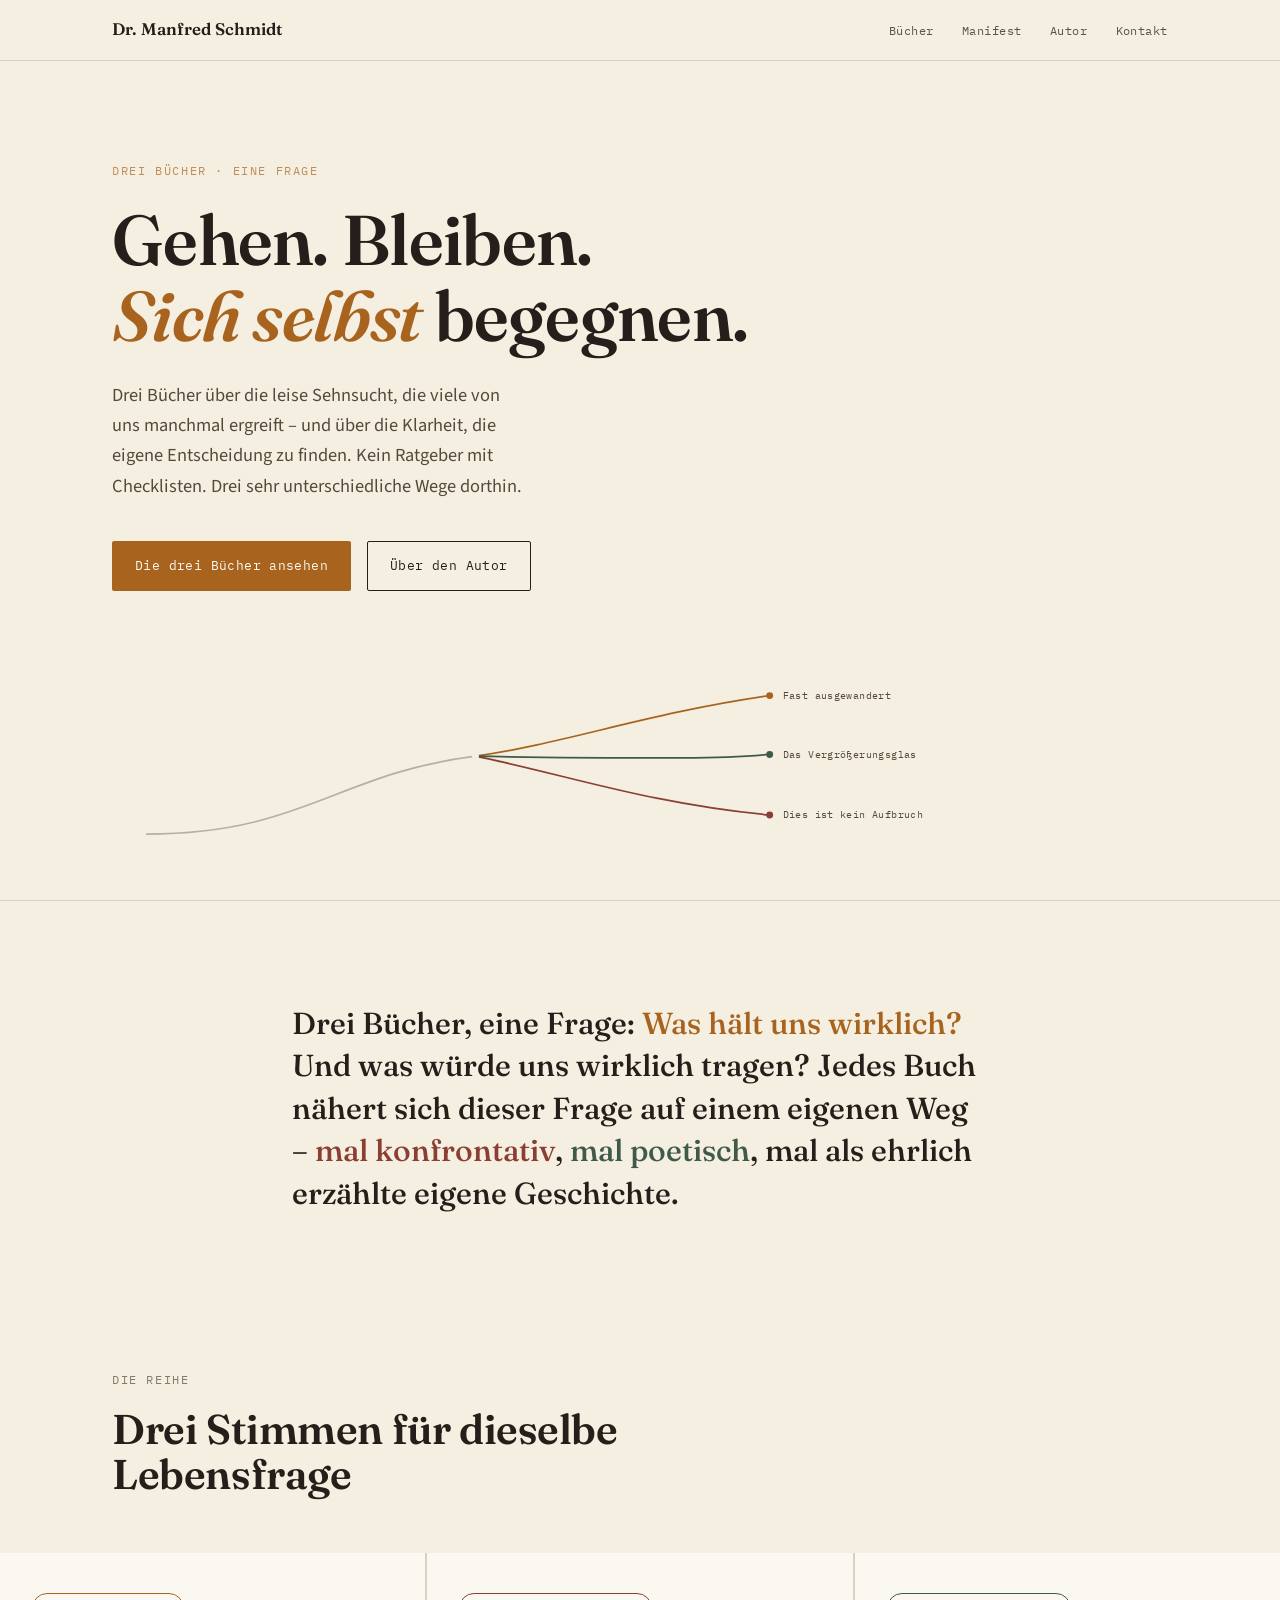
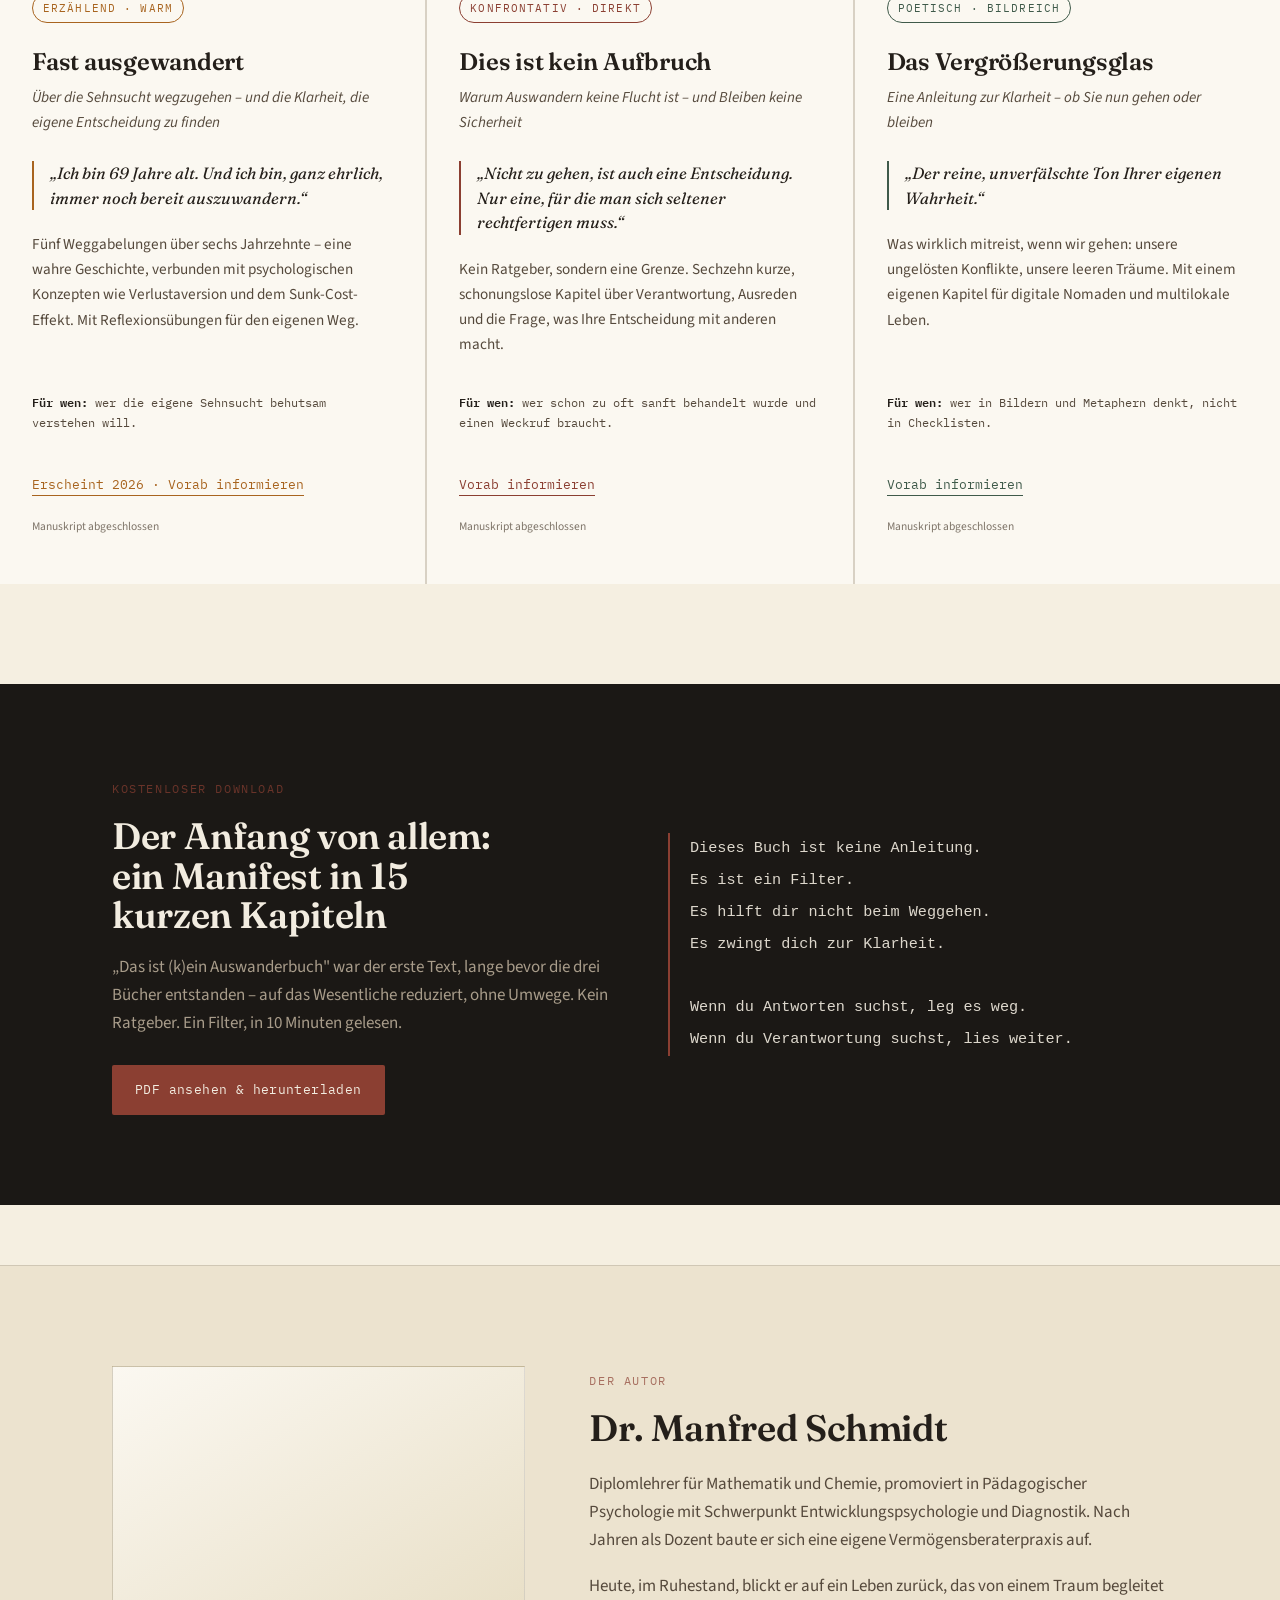
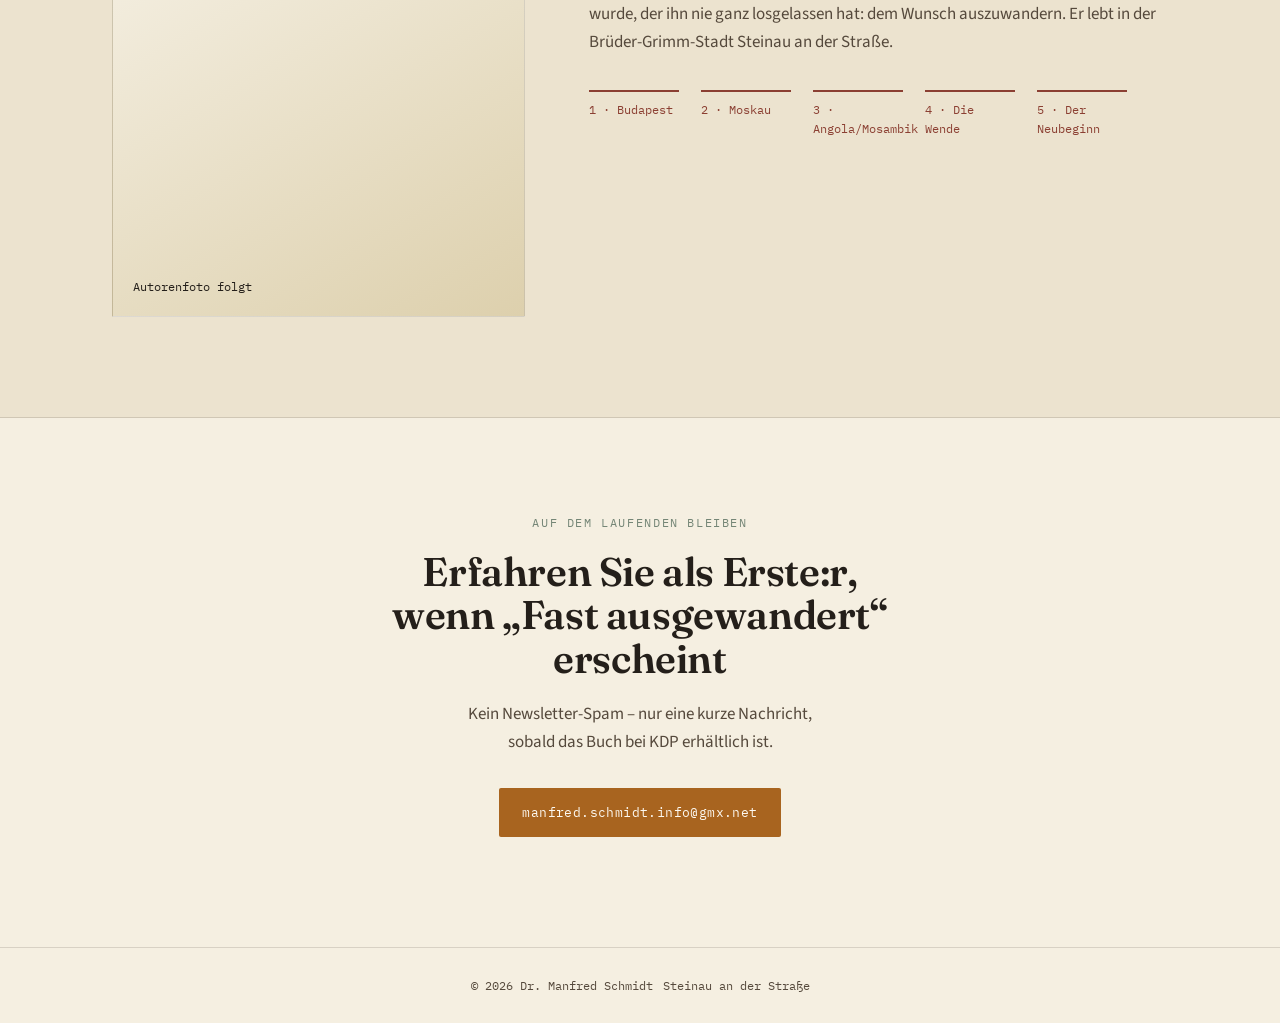
<file: index (5).html>
<!DOCTYPE html>
<html lang="de">
<head>
<meta charset="UTF-8">
<meta name="viewport" content="width=device-width, initial-scale=1.0">
<title>Dr. Manfred Schmidt — Gehen. Bleiben. Sich selbst begegnen.</title>
<meta name="description" content="Drei Bücher von Dr. Manfred Schmidt über die Sehnsucht wegzugehen und die Klarheit, die eigene Entscheidung zu finden.">
<link rel="preconnect" href="https://fonts.googleapis.com">
<link rel="preconnect" href="https://fonts.gstatic.com" crossorigin>
<link href="https://fonts.googleapis.com/css2?family=Fraunces:opsz,wght@9..144,400;9..144,500;9..144,600;9..144,700;9..144,900&family=IBM+Plex+Mono:wght@400;500&family=Source+Sans+3:wght@400;500;600&display=swap" rel="stylesheet">
<style>
  :root {
    --ink: #241f1a;
    --ink-soft: #55493c;
    --paper: #f5efe1;
    --paper-dim: #ece3cf;
    --card: #fbf8f1;
    --gold: #a8641f;
    --rust: #8b3f32;
    --sage: #3f5a4a;
    --mist: #6b6052;
    --line: rgba(36,31,26,0.14);
    --line-dark: rgba(36,31,26,0.14);
    --dark-bg: #1b1815;
    --dark-text: #f2ece0;
    --dark-mist: #a89c8a;
  }

  * { box-sizing: border-box; }
  html { scroll-behavior: smooth; }

  body {
    margin: 0;
    background: var(--paper);
    color: var(--ink);
    font-family: 'Source Sans 3', sans-serif;
    font-size: 17px;
    line-height: 1.65;
    -webkit-font-smoothing: antialiased;
  }

  h1, h2, h3, .display {
    font-family: 'Fraunces', serif;
    font-weight: 600;
    line-height: 1.08;
    margin: 0;
    letter-spacing: -0.01em;
  }

  .eyebrow {
    font-family: 'IBM Plex Mono', monospace;
    font-size: 0.72rem;
    letter-spacing: 0.14em;
    text-transform: uppercase;
    opacity: 0.7;
  }

  a { color: inherit; }

  .wrap {
    max-width: 1120px;
    margin: 0 auto;
    padding: 0 32px;
  }

  /* ---------- NAV ---------- */
  nav {
    position: sticky;
    top: 0;
    z-index: 50;
    background: rgba(245,239,225,0.88);
    backdrop-filter: blur(10px);
    border-bottom: 1px solid var(--line);
  }
  nav .wrap {
    display: flex;
    align-items: center;
    justify-content: space-between;
    padding-top: 16px;
    padding-bottom: 16px;
  }
  .brand {
    font-family: 'Fraunces', serif;
    font-weight: 600;
    font-size: 1.05rem;
  }
  .navlinks {
    display: flex;
    gap: 28px;
    font-family: 'IBM Plex Mono', monospace;
    font-size: 0.78rem;
    letter-spacing: 0.04em;
  }
  .navlinks a {
    text-decoration: none;
    opacity: 0.75;
    transition: opacity 0.2s;
  }
  .navlinks a:hover, .navlinks a:focus-visible { opacity: 1; }

  @media (max-width: 640px) {
    .navlinks { display: none; }
  }

  /* ---------- HERO ---------- */
  .hero {
    position: relative;
    padding: 100px 0 40px;
    overflow: hidden;
  }
  .hero .wrap {
    position: relative;
    z-index: 2;
  }
  .hero .eyebrow { color: var(--gold); margin-bottom: 22px; display: block; }
  .hero h1 {
    font-size: clamp(2.4rem, 6vw, 4.4rem);
    max-width: 15ch;
    color: var(--ink);
  }
  .hero h1 em {
    font-style: italic;
    color: var(--gold);
  }
  .hero p.lede {
    margin-top: 26px;
    max-width: 46ch;
    font-size: 1.15rem;
    color: var(--ink-soft);
  }
  .hero-cta {
    margin-top: 40px;
    display: flex;
    gap: 16px;
    flex-wrap: wrap;
  }
  .btn {
    font-family: 'IBM Plex Mono', monospace;
    font-size: 0.82rem;
    letter-spacing: 0.03em;
    text-decoration: none;
    padding: 13px 22px;
    border-radius: 2px;
    display: inline-block;
    border: 1px solid transparent;
    transition: transform 0.15s ease, opacity 0.15s ease;
  }
  .btn:hover { transform: translateY(-1px); }
  .btn-primary { background: var(--gold); color: #fdf9f1; }
  .btn-ghost { border-color: var(--ink); color: var(--ink); }

  /* crossroads svg */
  .crossroads {
    margin-top: 70px;
    width: 100%;
    max-width: 900px;
  }
  .crossroads path {
    fill: none;
    stroke-width: 2;
    stroke-linecap: round;
  }
  .path-gold { stroke: var(--gold); }
  .path-rust { stroke: var(--rust); }
  .path-sage { stroke: var(--sage); }
  .crossroads .draw {
    stroke-dasharray: 900;
    stroke-dashoffset: 900;
    animation: draw 2.2s ease forwards;
  }
  .crossroads .draw.d2 { animation-delay: 0.25s; }
  .crossroads .draw.d3 { animation-delay: 0.5s; }
  @keyframes draw { to { stroke-dashoffset: 0; } }
  .crossroads circle { fill: var(--paper); }
  .crossroads text {
    font-family: 'IBM Plex Mono', monospace;
    font-size: 11px;
    fill: var(--ink-soft);
    letter-spacing: 0.04em;
  }
  @media (prefers-reduced-motion: reduce) {
    .crossroads .draw { animation: none; stroke-dashoffset: 0; }
  }

  /* ---------- LEITIDEE ---------- */
  .leitidee {
    padding: 70px 0 30px;
    border-top: 1px solid var(--line);
  }
  .leitidee .wrap { max-width: 760px; }
  .leitidee p.big {
    font-family: 'Fraunces', serif;
    font-weight: 500;
    font-size: clamp(1.4rem, 3vw, 1.9rem);
    line-height: 1.4;
    color: var(--ink);
  }
  .leitidee p.big .accent-gold { color: var(--gold); }
  .leitidee p.big .accent-rust { color: var(--rust); }
  .leitidee p.big .accent-sage { color: var(--sage); }

  /* ---------- BOOKS ---------- */
  .books { padding: 90px 0 40px; }
  .books > .wrap > .eyebrow { color: var(--ink-soft); }
  .books h2 {
    margin-top: 14px;
    font-size: clamp(1.9rem, 4vw, 2.6rem);
    max-width: 20ch;
    color: var(--ink);
  }

  .book-grid {
    margin-top: 56px;
    display: grid;
    grid-template-columns: repeat(3, 1fr);
    gap: 2px;
    background: var(--line);
  }
  @media (max-width: 900px) {
    .book-grid { grid-template-columns: 1fr; }
  }

  .book-card {
    background: var(--card);
    padding: 40px 32px 36px;
    display: flex;
    flex-direction: column;
    min-height: 560px;
  }
  .book-card .tag {
    font-family: 'IBM Plex Mono', monospace;
    font-size: 0.7rem;
    letter-spacing: 0.1em;
    text-transform: uppercase;
    padding: 5px 10px;
    border-radius: 20px;
    width: fit-content;
    border: 1px solid;
  }
  .book-card.gold .tag { color: var(--gold); border-color: var(--gold); }
  .book-card.rust .tag { color: var(--rust); border-color: var(--rust); }
  .book-card.sage .tag { color: var(--sage); border-color: var(--sage); }

  .book-card h3 {
    margin-top: 24px;
    font-size: 1.5rem;
    line-height: 1.25;
    color: var(--ink);
  }
  .book-card .subtitle {
    margin-top: 8px;
    font-style: italic;
    color: var(--ink-soft);
    font-size: 0.95rem;
  }
  .book-card blockquote {
    margin: 26px 0 0;
    padding-left: 16px;
    border-left: 2px solid;
    font-family: 'Fraunces', serif;
    font-style: italic;
    font-size: 1.02rem;
    line-height: 1.5;
    color: var(--ink);
  }
  .book-card.gold blockquote { border-color: var(--gold); }
  .book-card.rust blockquote { border-color: var(--rust); }
  .book-card.sage blockquote { border-color: var(--sage); }

  .book-card .desc {
    margin-top: 22px;
    color: var(--ink-soft);
    font-size: 0.95rem;
    flex-grow: 1;
  }
  .book-card .fuer-wen {
    margin-top: 20px;
    font-family: 'IBM Plex Mono', monospace;
    font-size: 0.76rem;
    color: var(--ink-soft);
  }
  .book-card .fuer-wen strong { color: var(--ink); font-weight: 600; }

  .book-card .cta {
    margin-top: 28px;
    font-family: 'IBM Plex Mono', monospace;
    font-size: 0.8rem;
  }
  .book-card.gold .cta a { color: var(--gold); }
  .book-card.rust .cta a { color: var(--rust); }
  .book-card.sage .cta a { color: var(--sage); }
  .book-card .cta a { text-decoration: none; border-bottom: 1px solid currentColor; padding-bottom: 2px; }
  .book-card .status {
    margin-top: 10px;
    font-size: 0.72rem;
    color: var(--ink-soft);
    opacity: 0.75;
  }

  /* ---------- AUTHOR ---------- */
  .author {
    background: var(--paper-dim);
    color: var(--ink);
    padding: 100px 0;
    margin-top: 60px;
    border-top: 1px solid var(--line);
    border-bottom: 1px solid var(--line);
  }
  .author .wrap {
    display: grid;
    grid-template-columns: 1fr 1.4fr;
    gap: 64px;
    align-items: start;
  }
  @media (max-width: 800px) {
    .author .wrap { grid-template-columns: 1fr; gap: 36px; }
  }
  .author .eyebrow { color: var(--rust); }
  .author h2 {
    margin-top: 14px;
    font-size: clamp(1.8rem, 3.4vw, 2.3rem);
    color: var(--ink);
  }
  .author-portrait {
    width: 100%;
    aspect-ratio: 3/4;
    background: linear-gradient(150deg, var(--card), #ddd0ad);
    border: 1px solid var(--line);
    display: flex;
    align-items: flex-end;
    padding: 20px;
    font-family: 'IBM Plex Mono', monospace;
    font-size: 0.72rem;
    color: var(--ink);
    opacity: 0.55;
  }
  .author-bio p { margin: 0 0 18px; color: var(--ink-soft); }
  .author-bio p:last-child { margin-bottom: 0; }

  .weggabelungen {
    margin-top: 34px;
    display: flex;
    gap: 22px;
    flex-wrap: wrap;
  }
  .weggabelung {
    font-family: 'IBM Plex Mono', monospace;
    font-size: 0.72rem;
    color: var(--rust);
    border-top: 2px solid var(--rust);
    padding-top: 8px;
    width: 90px;
  }

  /* ---------- MANIFEST ---------- */
  .manifest {
    background: var(--dark-bg);
    color: var(--dark-text);
    padding: 90px 0;
    margin-top: 60px;
  }
  .manifest .wrap {
    display: grid;
    grid-template-columns: 1fr 1fr;
    gap: 56px;
    align-items: center;
  }
  @media (max-width: 800px) {
    .manifest .wrap { grid-template-columns: 1fr; }
  }
  .manifest .eyebrow { color: var(--rust); }
  .manifest h2 {
    margin-top: 14px;
    font-size: clamp(1.7rem, 3.4vw, 2.3rem);
    color: var(--dark-text);
    max-width: 16ch;
  }
  .manifest p.desc { margin-top: 18px; color: var(--dark-mist); }
  .manifest .btn-primary { background: var(--rust); color: var(--dark-text); }
  .manifest .btn-ghost { border-color: var(--dark-mist); color: var(--dark-text); }
  .manifest .hero-cta { margin-top: 28px; }

  .manifest-quote {
    font-family: 'Courier New', monospace;
    font-size: 0.95rem;
    line-height: 2.1;
    border-left: 2px solid var(--rust);
    padding-left: 20px;
    color: var(--dark-text);
  }
  .manifest-quote span { display: block; opacity: 0.9; }

  /* ---------- CONTACT ---------- */
  .contact {
    padding: 90px 0 110px;
    text-align: center;
  }
  .contact .eyebrow { color: var(--sage); }
  .contact h2 {
    margin-top: 14px;
    font-size: clamp(1.8rem, 4vw, 2.5rem);
    max-width: 20ch;
    margin-left: auto;
    margin-right: auto;
    color: var(--ink);
  }
  .contact p {
    margin: 20px auto 0;
    max-width: 44ch;
    color: var(--ink-soft);
  }
  .contact .btn { margin-top: 32px; }

  footer {
    border-top: 1px solid var(--line);
    padding: 28px 0;
    font-family: 'IBM Plex Mono', monospace;
    font-size: 0.72rem;
    color: var(--ink-soft);
    display: flex;
    justify-content: space-between;
    flex-wrap: wrap;
    gap: 10px;
  }

  .reveal {
    opacity: 0;
    transform: translateY(18px);
    transition: opacity 0.7s ease, transform 0.7s ease;
  }
  .reveal.in { opacity: 1; transform: translateY(0); }
</style>
</head>
<body>

<nav>
  <div class="wrap">
    <div class="brand">Dr. Manfred Schmidt</div>
    <div class="navlinks">
      <a href="#buecher">Bücher</a>
      <a href="#manifest">Manifest</a>
      <a href="#autor">Autor</a>
      <a href="#kontakt">Kontakt</a>
    </div>
  </div>
</nav>

<header class="hero">
  <div class="wrap">
    <span class="eyebrow">Drei Bücher · eine Frage</span>
    <h1>Gehen. Bleiben.<br><em>Sich selbst</em> begegnen.</h1>
    <p class="lede">Drei Bücher über die leise Sehnsucht, die viele von uns manchmal ergreift – und über die Klarheit, die eigene Entscheidung zu finden. Kein Ratgeber mit Checklisten. Drei sehr unterschiedliche Wege dorthin.</p>
    <div class="hero-cta">
      <a href="#buecher" class="btn btn-primary">Die drei Bücher ansehen</a>
      <a href="#autor" class="btn btn-ghost">Über den Autor</a>
    </div>

    <svg class="crossroads" viewBox="0 0 1040 220" aria-hidden="true">
      <path class="draw" d="M 40 200 C 220 200, 260 130, 420 110" stroke="rgba(36,31,26,0.3)"/>
      <path class="draw d1 path-gold" d="M 420 110 C 520 96, 620 60, 760 40"/>
      <path class="draw d2 path-rust" d="M 420 110 C 520 130, 620 165, 760 178"/>
      <path class="draw d3 path-sage" d="M 420 110 C 500 112, 580 112, 660 112 C 710 112, 740 110, 760 108"/>
      <circle cx="420" cy="110" r="4" fill="var(--ink)"/>
      <circle cx="760" cy="40" r="4" style="fill:var(--gold)"/>
      <circle cx="760" cy="178" r="4" style="fill:var(--rust)"/>
      <circle cx="760" cy="108" r="4" style="fill:var(--sage)"/>
      <text x="775" y="44">Fast ausgewandert</text>
      <text x="775" y="182">Dies ist kein Aufbruch</text>
      <text x="775" y="112">Das Vergrößerungsglas</text>
    </svg>
  </div>
</header>

<section class="leitidee">
  <div class="wrap reveal">
    <p class="big">Drei Bücher, eine Frage: <span class="accent-gold">Was hält uns wirklich?</span> Und was würde uns wirklich tragen? Jedes Buch nähert sich dieser Frage auf einem eigenen Weg – <span class="accent-rust">mal konfrontativ</span>, <span class="accent-sage">mal poetisch</span>, mal als ehrlich erzählte eigene Geschichte.</p>
  </div>
</section>

<section class="books" id="buecher">
  <div class="wrap">
    <span class="eyebrow">Die Reihe</span>
    <h2 class="reveal">Drei Stimmen für dieselbe Lebensfrage</h2>
  </div>

  <div class="book-grid reveal">
    <article class="book-card gold">
      <span class="tag">Erzählend · warm</span>
      <h3>Fast ausgewandert</h3>
      <div class="subtitle">Über die Sehnsucht wegzugehen – und die Klarheit, die eigene Entscheidung zu finden</div>
      <blockquote>„Ich bin 69 Jahre alt. Und ich bin, ganz ehrlich, immer noch bereit auszuwandern.“</blockquote>
      <p class="desc">Fünf Weggabelungen über sechs Jahrzehnte – eine wahre Geschichte, verbunden mit psychologischen Konzepten wie Verlustaversion und dem Sunk-Cost-Effekt. Mit Reflexionsübungen für den eigenen Weg.</p>
      <p class="fuer-wen"><strong>Für wen:</strong> wer die eigene Sehnsucht behutsam verstehen will.</p>
      <p class="cta"><a href="#kontakt">Erscheint 2026 · Vorab informieren</a></p>
      <p class="status">Manuskript abgeschlossen</p>
    </article>

    <article class="book-card rust">
      <span class="tag">Konfrontativ · direkt</span>
      <h3>Dies ist kein Aufbruch</h3>
      <div class="subtitle">Warum Auswandern keine Flucht ist – und Bleiben keine Sicherheit</div>
      <blockquote>„Nicht zu gehen, ist auch eine Entscheidung. Nur eine, für die man sich seltener rechtfertigen muss.“</blockquote>
      <p class="desc">Kein Ratgeber, sondern eine Grenze. Sechzehn kurze, schonungslose Kapitel über Verantwortung, Ausreden und die Frage, was Ihre Entscheidung mit anderen macht.</p>
      <p class="fuer-wen"><strong>Für wen:</strong> wer schon zu oft sanft behandelt wurde und einen Weckruf braucht.</p>
      <p class="cta"><a href="#kontakt">Vorab informieren</a></p>
      <p class="status">Manuskript abgeschlossen</p>
    </article>

    <article class="book-card sage">
      <span class="tag">Poetisch · bildreich</span>
      <h3>Das Vergrößerungsglas</h3>
      <div class="subtitle">Eine Anleitung zur Klarheit – ob Sie nun gehen oder bleiben</div>
      <blockquote>„Der reine, unverfälschte Ton Ihrer eigenen Wahrheit.“</blockquote>
      <p class="desc">Was wirklich mitreist, wenn wir gehen: unsere ungelösten Konflikte, unsere leeren Träume. Mit einem eigenen Kapitel für digitale Nomaden und multilokale Leben.</p>
      <p class="fuer-wen"><strong>Für wen:</strong> wer in Bildern und Metaphern denkt, nicht in Checklisten.</p>
      <p class="cta"><a href="#kontakt">Vorab informieren</a></p>
      <p class="status">Manuskript abgeschlossen</p>
    </article>
  </div>
</section>

<section class="manifest" id="manifest">
  <div class="wrap">
    <div class="reveal">
      <span class="eyebrow">Kostenloser Download</span>
      <h2>Der Anfang von allem: ein Manifest in 15 kurzen Kapiteln</h2>
      <p class="desc">„Das ist (k)ein Auswanderbuch" war der erste Text, lange bevor die drei Bücher entstanden – auf das Wesentliche reduziert, ohne Umwege. Kein Ratgeber. Ein Filter, in 10 Minuten gelesen.</p>
      <div class="hero-cta">
        <a class="btn btn-primary" href="Manifest - Das ist (k)ein Auswanderbuch (hell).pdf" target="_blank" rel="noopener">PDF ansehen &amp; herunterladen</a>
      </div>
    </div>
    <div class="manifest-quote reveal">
      <span>Dieses Buch ist keine Anleitung.</span>
      <span>Es ist ein Filter.</span>
      <span>Es hilft dir nicht beim Weggehen.</span>
      <span>Es zwingt dich zur Klarheit.</span>
      <span>&nbsp;</span>
      <span>Wenn du Antworten suchst, leg es weg.</span>
      <span>Wenn du Verantwortung suchst, lies weiter.</span>
    </div>
  </div>
</section>

<section class="author" id="autor">
  <div class="wrap">
    <div class="author-portrait reveal">Autorenfoto folgt</div>
    <div class="reveal">
      <span class="eyebrow">Der Autor</span>
      <h2>Dr. Manfred Schmidt</h2>
      <div class="author-bio" style="margin-top:22px;">
        <p>Diplomlehrer für Mathematik und Chemie, promoviert in Pädagogischer Psychologie mit Schwerpunkt Entwicklungspsychologie und Diagnostik. Nach Jahren als Dozent baute er sich eine eigene Vermögensberaterpraxis auf.</p>
        <p>Heute, im Ruhestand, blickt er auf ein Leben zurück, das von einem Traum begleitet wurde, der ihn nie ganz losgelassen hat: dem Wunsch auszuwandern. Er lebt in der Brüder-Grimm-Stadt Steinau an der Straße.</p>
      </div>
      <div class="weggabelungen">
        <div class="weggabelung">1 · Budapest</div>
        <div class="weggabelung">2 · Moskau</div>
        <div class="weggabelung">3 · Angola/Mosambik</div>
        <div class="weggabelung">4 · Die Wende</div>
        <div class="weggabelung">5 · Der Neubeginn</div>
      </div>
    </div>
  </div>
</section>

<section class="contact" id="kontakt">
  <div class="wrap reveal">
    <span class="eyebrow">Auf dem Laufenden bleiben</span>
    <h2>Erfahren Sie als Erste:r, wenn „Fast ausgewandert“ erscheint</h2>
    <p>Kein Newsletter-Spam – nur eine kurze Nachricht, sobald das Buch bei KDP erhältlich ist.</p>
    <a class="btn btn-primary" href="mailto:manfred.schmidt.info@gmx.net?subject=Bitte%20informieren%2C%20wenn%20das%20Buch%20erscheint">manfred.schmidt.info@gmx.net</a>
  </div>
</section>

<footer>
  <div class="wrap" style="display:flex; justify-content:space-between; flex-wrap:wrap; gap:10px;">
    <span>© 2026 Dr. Manfred Schmidt</span>
    <span>Steinau an der Straße</span>
  </div>
</footer>

<script>
  const io = new IntersectionObserver((entries) => {
    entries.forEach(e => { if (e.isIntersecting) e.target.classList.add('in'); });
  }, { threshold: 0.15 });
  document.querySelectorAll('.reveal').forEach(el => io.observe(el));
</script>

</body>
</html>
</file>
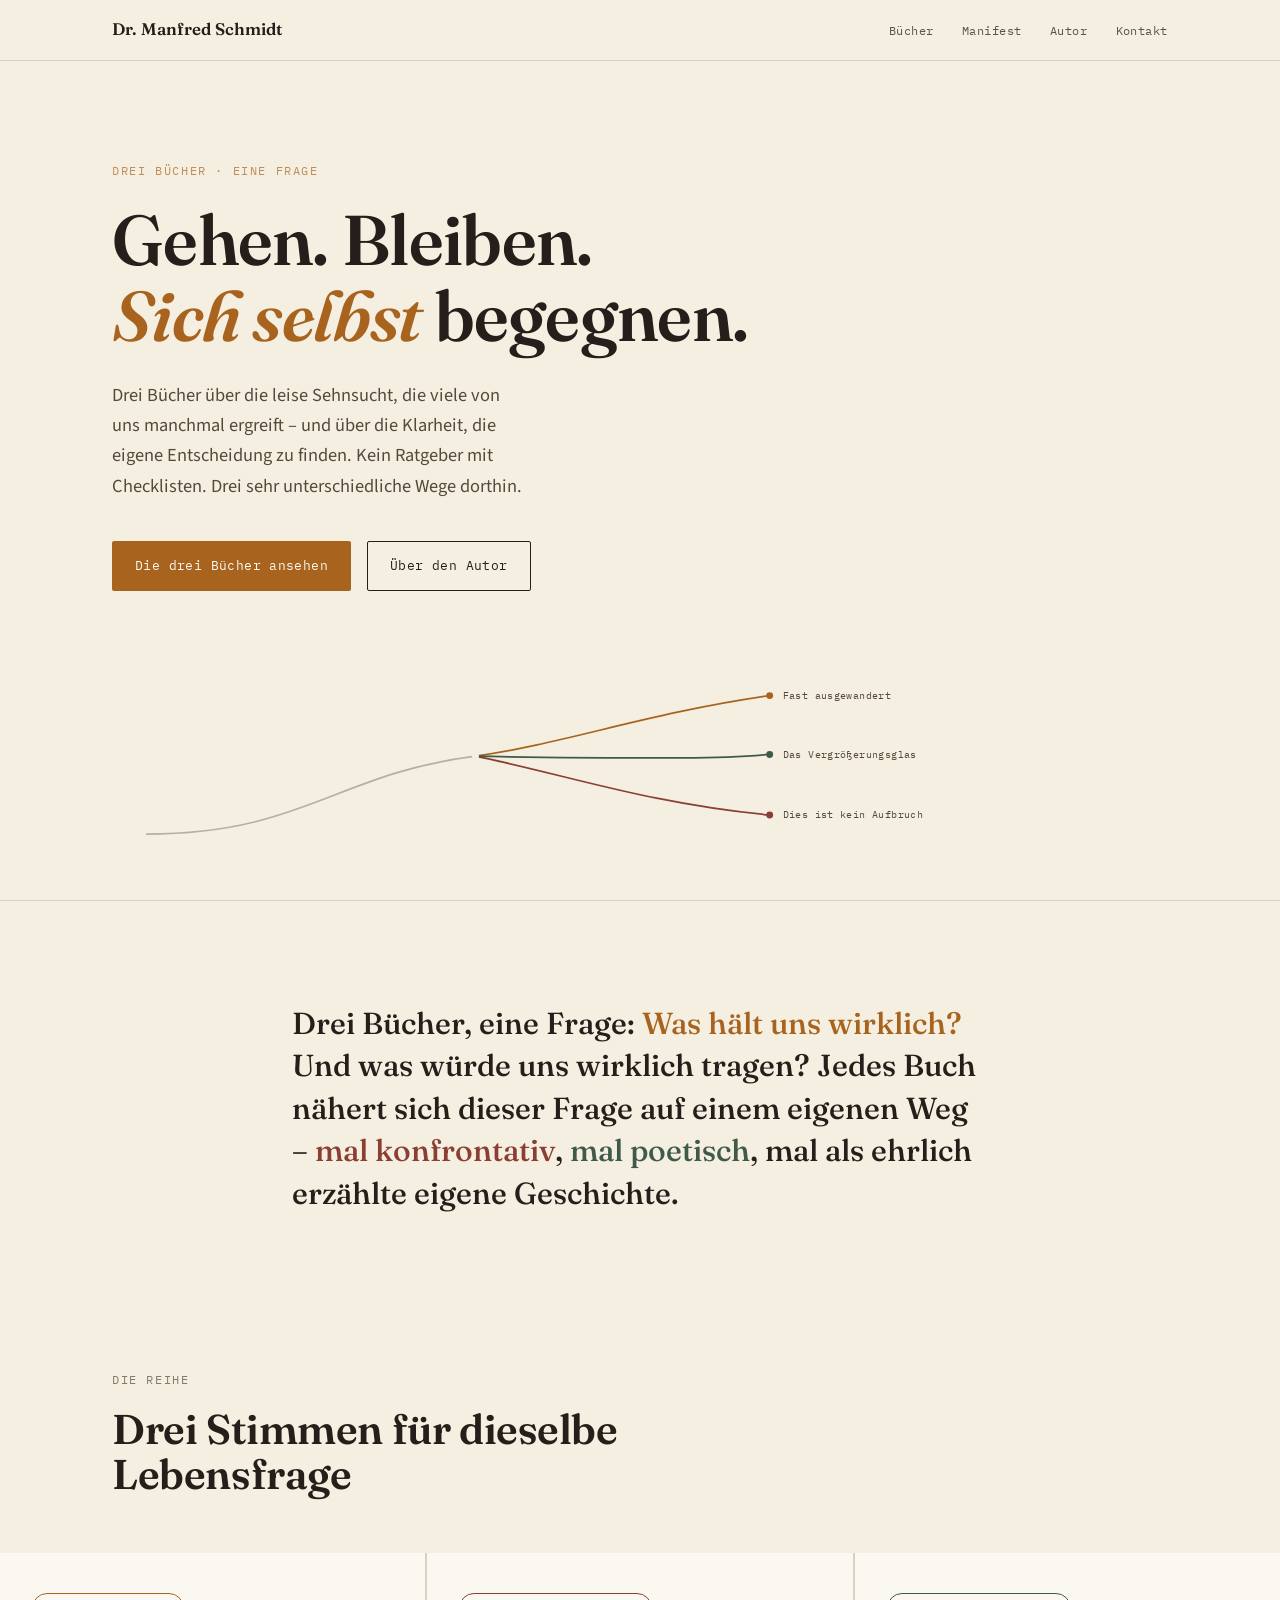
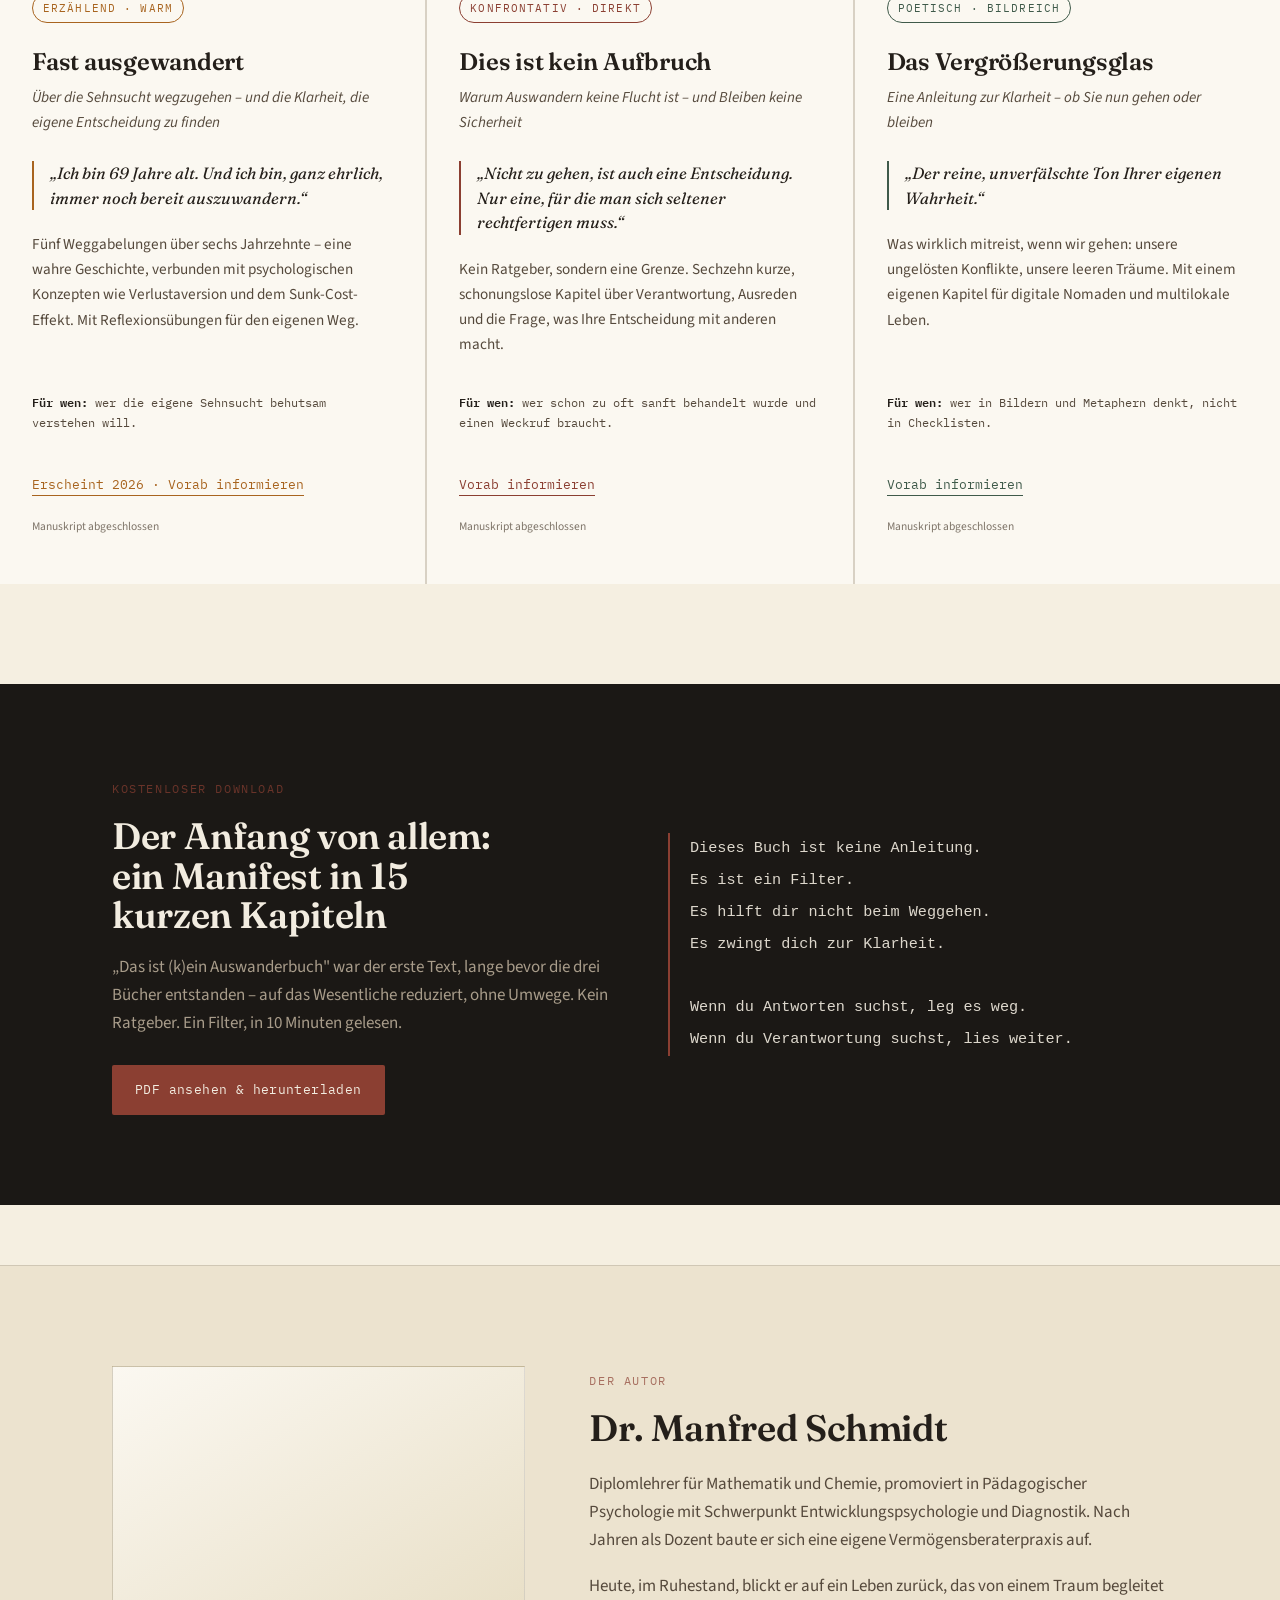
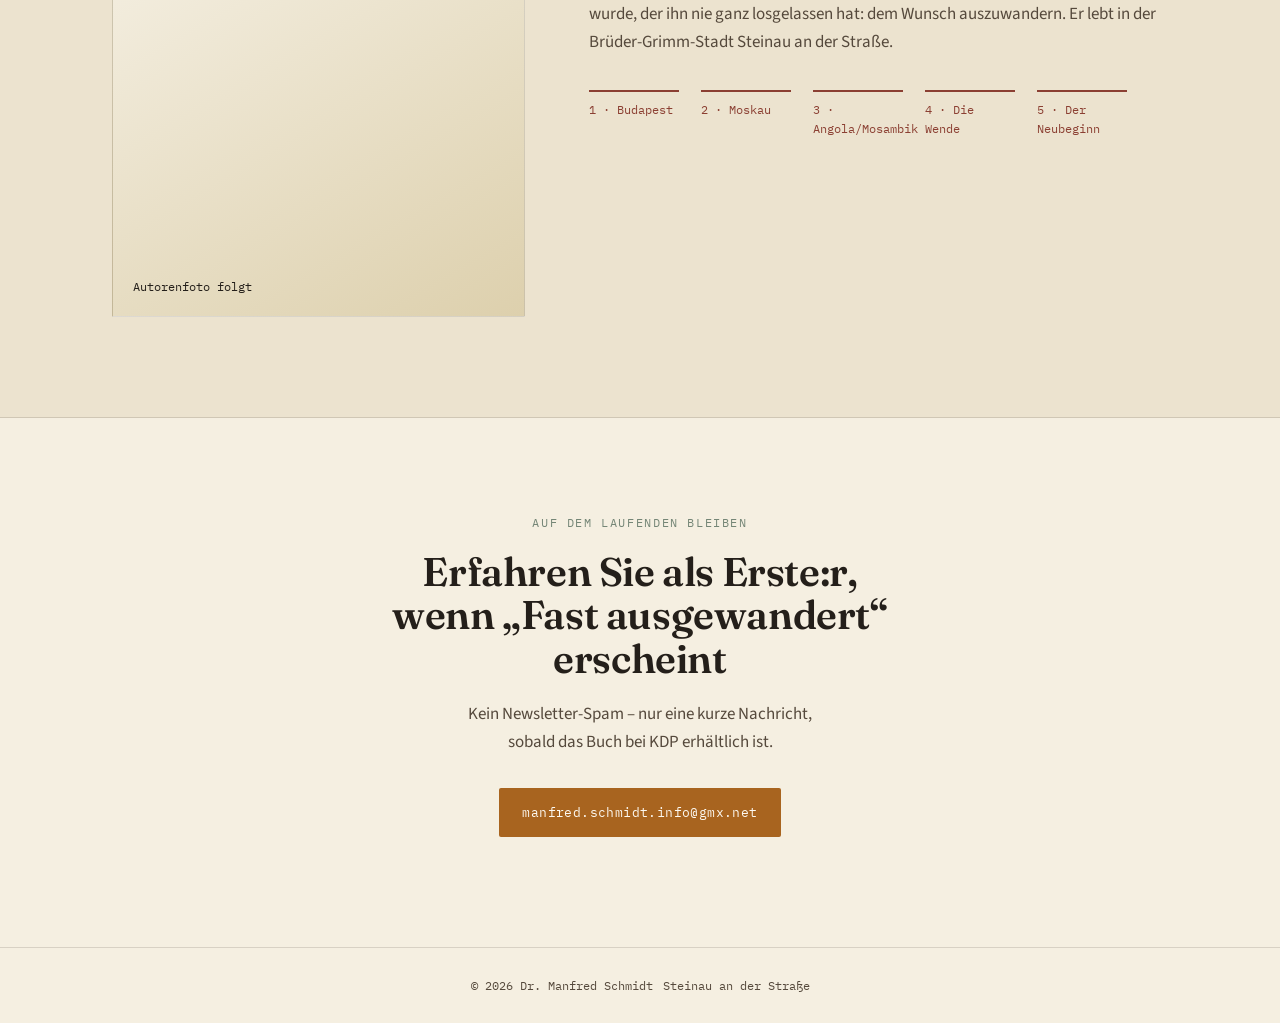
<file: index (8).html>
<!DOCTYPE html>
<html lang="de">
<head>
<meta charset="UTF-8">
<meta name="viewport" content="width=device-width, initial-scale=1.0">
<title>Dr. Manfred Schmidt — Gehen. Bleiben. Sich selbst begegnen.</title>
<meta name="description" content="Drei Bücher von Dr. Manfred Schmidt über die Sehnsucht wegzugehen und die Klarheit, die eigene Entscheidung zu finden.">
<link rel="preconnect" href="https://fonts.googleapis.com">
<link rel="preconnect" href="https://fonts.gstatic.com" crossorigin>
<link href="https://fonts.googleapis.com/css2?family=Fraunces:opsz,wght@9..144,400;9..144,500;9..144,600;9..144,700;9..144,900&family=IBM+Plex+Mono:wght@400;500&family=Source+Sans+3:wght@400;500;600&display=swap" rel="stylesheet">
<style>
  :root {
    --ink: #241f1a;
    --ink-soft: #55493c;
    --paper: #f5efe1;
    --paper-dim: #ece3cf;
    --card: #fbf8f1;
    --gold: #a8641f;
    --rust: #8b3f32;
    --sage: #3f5a4a;
    --mist: #6b6052;
    --line: rgba(36,31,26,0.14);
    --line-dark: rgba(36,31,26,0.14);
    --dark-bg: #1b1815;
    --dark-text: #f2ece0;
    --dark-mist: #a89c8a;
  }

  * { box-sizing: border-box; }
  html { scroll-behavior: smooth; }

  body {
    margin: 0;
    background: var(--paper);
    color: var(--ink);
    font-family: 'Source Sans 3', sans-serif;
    font-size: 17px;
    line-height: 1.65;
    -webkit-font-smoothing: antialiased;
  }

  h1, h2, h3, .display {
    font-family: 'Fraunces', serif;
    font-weight: 600;
    line-height: 1.08;
    margin: 0;
    letter-spacing: -0.01em;
  }

  .eyebrow {
    font-family: 'IBM Plex Mono', monospace;
    font-size: 0.72rem;
    letter-spacing: 0.14em;
    text-transform: uppercase;
    opacity: 0.7;
  }

  a { color: inherit; }

  .wrap {
    max-width: 1120px;
    margin: 0 auto;
    padding: 0 32px;
  }

  /* ---------- NAV ---------- */
  nav {
    position: sticky;
    top: 0;
    z-index: 50;
    background: rgba(245,239,225,0.88);
    backdrop-filter: blur(10px);
    border-bottom: 1px solid var(--line);
  }
  nav .wrap {
    display: flex;
    align-items: center;
    justify-content: space-between;
    padding-top: 16px;
    padding-bottom: 16px;
  }
  .brand {
    font-family: 'Fraunces', serif;
    font-weight: 600;
    font-size: 1.05rem;
  }
  .navlinks {
    display: flex;
    gap: 28px;
    font-family: 'IBM Plex Mono', monospace;
    font-size: 0.78rem;
    letter-spacing: 0.04em;
  }
  .navlinks a {
    text-decoration: none;
    opacity: 0.75;
    transition: opacity 0.2s;
  }
  .navlinks a:hover, .navlinks a:focus-visible { opacity: 1; }

  @media (max-width: 640px) {
    .navlinks { display: none; }
  }

  /* ---------- HERO ---------- */
  .hero {
    position: relative;
    padding: 100px 0 40px;
    overflow: hidden;
  }
  .hero .wrap {
    position: relative;
    z-index: 2;
  }
  .hero .eyebrow { color: var(--gold); margin-bottom: 22px; display: block; }
  .hero h1 {
    font-size: clamp(2.4rem, 6vw, 4.4rem);
    max-width: 15ch;
    color: var(--ink);
  }
  .hero h1 em {
    font-style: italic;
    color: var(--gold);
  }
  .hero p.lede {
    margin-top: 26px;
    max-width: 46ch;
    font-size: 1.15rem;
    color: var(--ink-soft);
  }
  .hero-cta {
    margin-top: 40px;
    display: flex;
    gap: 16px;
    flex-wrap: wrap;
  }
  .btn {
    font-family: 'IBM Plex Mono', monospace;
    font-size: 0.82rem;
    letter-spacing: 0.03em;
    text-decoration: none;
    padding: 13px 22px;
    border-radius: 2px;
    display: inline-block;
    border: 1px solid transparent;
    transition: transform 0.15s ease, opacity 0.15s ease;
  }
  .btn:hover { transform: translateY(-1px); }
  .btn-primary { background: var(--gold); color: #fdf9f1; }
  .btn-ghost { border-color: var(--ink); color: var(--ink); }

  /* crossroads svg */
  .crossroads {
    margin-top: 70px;
    width: 100%;
    max-width: 900px;
  }
  .crossroads path {
    fill: none;
    stroke-width: 2;
    stroke-linecap: round;
  }
  .path-gold { stroke: var(--gold); }
  .path-rust { stroke: var(--rust); }
  .path-sage { stroke: var(--sage); }
  .crossroads .draw {
    stroke-dasharray: 900;
    stroke-dashoffset: 900;
    animation: draw 2.2s ease forwards;
  }
  .crossroads .draw.d2 { animation-delay: 0.25s; }
  .crossroads .draw.d3 { animation-delay: 0.5s; }
  @keyframes draw { to { stroke-dashoffset: 0; } }
  .crossroads circle { fill: var(--paper); }
  .crossroads text {
    font-family: 'IBM Plex Mono', monospace;
    font-size: 11px;
    fill: var(--ink-soft);
    letter-spacing: 0.04em;
  }
  @media (prefers-reduced-motion: reduce) {
    .crossroads .draw { animation: none; stroke-dashoffset: 0; }
  }

  /* ---------- LEITIDEE ---------- */
  .leitidee {
    padding: 70px 0 30px;
    border-top: 1px solid var(--line);
  }
  .leitidee .wrap { max-width: 760px; }
  .leitidee p.big {
    font-family: 'Fraunces', serif;
    font-weight: 500;
    font-size: clamp(1.4rem, 3vw, 1.9rem);
    line-height: 1.4;
    color: var(--ink);
  }
  .leitidee p.big .accent-gold { color: var(--gold); }
  .leitidee p.big .accent-rust { color: var(--rust); }
  .leitidee p.big .accent-sage { color: var(--sage); }

  /* ---------- BOOKS ---------- */
  .books { padding: 90px 0 40px; }
  .books > .wrap > .eyebrow { color: var(--ink-soft); }
  .books h2 {
    margin-top: 14px;
    font-size: clamp(1.9rem, 4vw, 2.6rem);
    max-width: 20ch;
    color: var(--ink);
  }

  .book-grid {
    margin-top: 56px;
    display: grid;
    grid-template-columns: repeat(3, 1fr);
    gap: 2px;
    background: var(--line);
  }
  @media (max-width: 900px) {
    .book-grid { grid-template-columns: 1fr; }
  }

  .book-card {
    background: var(--card);
    padding: 40px 32px 36px;
    display: flex;
    flex-direction: column;
    min-height: 560px;
  }
  .book-card .tag {
    font-family: 'IBM Plex Mono', monospace;
    font-size: 0.7rem;
    letter-spacing: 0.1em;
    text-transform: uppercase;
    padding: 5px 10px;
    border-radius: 20px;
    width: fit-content;
    border: 1px solid;
  }
  .book-card.gold .tag { color: var(--gold); border-color: var(--gold); }
  .book-card.rust .tag { color: var(--rust); border-color: var(--rust); }
  .book-card.sage .tag { color: var(--sage); border-color: var(--sage); }

  .book-card h3 {
    margin-top: 24px;
    font-size: 1.5rem;
    line-height: 1.25;
    color: var(--ink);
  }
  .book-card .subtitle {
    margin-top: 8px;
    font-style: italic;
    color: var(--ink-soft);
    font-size: 0.95rem;
  }
  .book-card blockquote {
    margin: 26px 0 0;
    padding-left: 16px;
    border-left: 2px solid;
    font-family: 'Fraunces', serif;
    font-style: italic;
    font-size: 1.02rem;
    line-height: 1.5;
    color: var(--ink);
  }
  .book-card.gold blockquote { border-color: var(--gold); }
  .book-card.rust blockquote { border-color: var(--rust); }
  .book-card.sage blockquote { border-color: var(--sage); }

  .book-card .desc {
    margin-top: 22px;
    color: var(--ink-soft);
    font-size: 0.95rem;
    flex-grow: 1;
  }
  .book-card .fuer-wen {
    margin-top: 20px;
    font-family: 'IBM Plex Mono', monospace;
    font-size: 0.76rem;
    color: var(--ink-soft);
  }
  .book-card .fuer-wen strong { color: var(--ink); font-weight: 600; }

  .book-card .cta {
    margin-top: 28px;
    font-family: 'IBM Plex Mono', monospace;
    font-size: 0.8rem;
  }
  .book-card.gold .cta a { color: var(--gold); }
  .book-card.rust .cta a { color: var(--rust); }
  .book-card.sage .cta a { color: var(--sage); }
  .book-card .cta a { text-decoration: none; border-bottom: 1px solid currentColor; padding-bottom: 2px; }
  .book-card .status {
    margin-top: 10px;
    font-size: 0.72rem;
    color: var(--ink-soft);
    opacity: 0.75;
  }

  /* ---------- AUTHOR ---------- */
  .author {
    background: var(--paper-dim);
    color: var(--ink);
    padding: 100px 0;
    margin-top: 60px;
    border-top: 1px solid var(--line);
    border-bottom: 1px solid var(--line);
  }
  .author .wrap {
    display: grid;
    grid-template-columns: 1fr 1.4fr;
    gap: 64px;
    align-items: start;
  }
  @media (max-width: 800px) {
    .author .wrap { grid-template-columns: 1fr; gap: 36px; }
  }
  .author .eyebrow { color: var(--rust); }
  .author h2 {
    margin-top: 14px;
    font-size: clamp(1.8rem, 3.4vw, 2.3rem);
    color: var(--ink);
  }
  .author-portrait {
    width: 100%;
    aspect-ratio: 3/4;
    background: linear-gradient(150deg, var(--card), #ddd0ad);
    border: 1px solid var(--line);
    display: flex;
    align-items: flex-end;
    padding: 20px;
    font-family: 'IBM Plex Mono', monospace;
    font-size: 0.72rem;
    color: var(--ink);
    opacity: 0.55;
  }
  .author-bio p { margin: 0 0 18px; color: var(--ink-soft); }
  .author-bio p:last-child { margin-bottom: 0; }

  .weggabelungen {
    margin-top: 34px;
    display: flex;
    gap: 22px;
    flex-wrap: wrap;
  }
  .weggabelung {
    font-family: 'IBM Plex Mono', monospace;
    font-size: 0.72rem;
    color: var(--rust);
    border-top: 2px solid var(--rust);
    padding-top: 8px;
    width: 90px;
  }

  /* ---------- MANIFEST ---------- */
  .manifest {
    background: var(--dark-bg);
    color: var(--dark-text);
    padding: 90px 0;
    margin-top: 60px;
  }
  .manifest .wrap {
    display: grid;
    grid-template-columns: 1fr 1fr;
    gap: 56px;
    align-items: center;
  }
  @media (max-width: 800px) {
    .manifest .wrap { grid-template-columns: 1fr; }
  }
  .manifest .eyebrow { color: var(--rust); }
  .manifest h2 {
    margin-top: 14px;
    font-size: clamp(1.7rem, 3.4vw, 2.3rem);
    color: var(--dark-text);
    max-width: 16ch;
  }
  .manifest p.desc { margin-top: 18px; color: var(--dark-mist); }
  .manifest .btn-primary { background: var(--rust); color: var(--dark-text); }
  .manifest .btn-ghost { border-color: var(--dark-mist); color: var(--dark-text); }
  .manifest .hero-cta { margin-top: 28px; }

  .manifest-quote {
    font-family: 'Courier New', monospace;
    font-size: 0.95rem;
    line-height: 2.1;
    border-left: 2px solid var(--rust);
    padding-left: 20px;
    color: var(--dark-text);
  }
  .manifest-quote span { display: block; opacity: 0.9; }

  /* ---------- CONTACT ---------- */
  .contact {
    padding: 90px 0 110px;
    text-align: center;
  }
  .contact .eyebrow { color: var(--sage); }
  .contact h2 {
    margin-top: 14px;
    font-size: clamp(1.8rem, 4vw, 2.5rem);
    max-width: 20ch;
    margin-left: auto;
    margin-right: auto;
    color: var(--ink);
  }
  .contact p {
    margin: 20px auto 0;
    max-width: 44ch;
    color: var(--ink-soft);
  }
  .contact .btn { margin-top: 32px; }

  footer {
    border-top: 1px solid var(--line);
    padding: 28px 0;
    font-family: 'IBM Plex Mono', monospace;
    font-size: 0.72rem;
    color: var(--ink-soft);
    display: flex;
    justify-content: space-between;
    flex-wrap: wrap;
    gap: 10px;
  }

  .reveal {
    opacity: 0;
    transform: translateY(18px);
    transition: opacity 0.7s ease, transform 0.7s ease;
  }
  .reveal.in { opacity: 1; transform: translateY(0); }
</style>
</head>
<body>

<nav>
  <div class="wrap">
    <div class="brand">Dr. Manfred Schmidt</div>
    <div class="navlinks">
      <a href="#buecher">Bücher</a>
      <a href="#manifest">Manifest</a>
      <a href="#autor">Autor</a>
      <a href="#kontakt">Kontakt</a>
    </div>
  </div>
</nav>

<header class="hero">
  <div class="wrap">
    <span class="eyebrow">Drei Bücher · eine Frage</span>
    <h1>Gehen. Bleiben.<br><em>Sich selbst</em> begegnen.</h1>
    <p class="lede">Drei Bücher über die leise Sehnsucht, die viele von uns manchmal ergreift – und über die Klarheit, die eigene Entscheidung zu finden. Kein Ratgeber mit Checklisten. Drei sehr unterschiedliche Wege dorthin.</p>
    <div class="hero-cta">
      <a href="#buecher" class="btn btn-primary">Die drei Bücher ansehen</a>
      <a href="#autor" class="btn btn-ghost">Über den Autor</a>
    </div>

    <svg class="crossroads" viewBox="0 0 1040 220" aria-hidden="true">
      <path class="draw" d="M 40 200 C 220 200, 260 130, 420 110" stroke="rgba(36,31,26,0.3)"/>
      <path class="draw d1 path-gold" d="M 420 110 C 520 96, 620 60, 760 40"/>
      <path class="draw d2 path-rust" d="M 420 110 C 520 130, 620 165, 760 178"/>
      <path class="draw d3 path-sage" d="M 420 110 C 500 112, 580 112, 660 112 C 710 112, 740 110, 760 108"/>
      <circle cx="420" cy="110" r="4" fill="var(--ink)"/>
      <circle cx="760" cy="40" r="4" style="fill:var(--gold)"/>
      <circle cx="760" cy="178" r="4" style="fill:var(--rust)"/>
      <circle cx="760" cy="108" r="4" style="fill:var(--sage)"/>
      <text x="775" y="44">Fast ausgewandert</text>
      <text x="775" y="182">Dies ist kein Aufbruch</text>
      <text x="775" y="112">Das Vergrößerungsglas</text>
    </svg>
  </div>
</header>

<section class="leitidee">
  <div class="wrap reveal">
    <p class="big">Drei Bücher, eine Frage: <span class="accent-gold">Was hält uns wirklich?</span> Und was würde uns wirklich tragen? Jedes Buch nähert sich dieser Frage auf einem eigenen Weg – <span class="accent-rust">mal konfrontativ</span>, <span class="accent-sage">mal poetisch</span>, mal als ehrlich erzählte eigene Geschichte.</p>
  </div>
</section>

<section class="books" id="buecher">
  <div class="wrap">
    <span class="eyebrow">Die Reihe</span>
    <h2 class="reveal">Drei Stimmen für dieselbe Lebensfrage</h2>
  </div>

  <div class="book-grid reveal">
    <article class="book-card gold">
      <span class="tag">Erzählend · warm</span>
      <h3>Fast ausgewandert</h3>
      <div class="subtitle">Über die Sehnsucht wegzugehen – und die Klarheit, die eigene Entscheidung zu finden</div>
      <blockquote>„Ich bin 69 Jahre alt. Und ich bin, ganz ehrlich, immer noch bereit auszuwandern.“</blockquote>
      <p class="desc">Fünf Weggabelungen über sechs Jahrzehnte – eine wahre Geschichte, verbunden mit psychologischen Konzepten wie Verlustaversion und dem Sunk-Cost-Effekt. Mit Reflexionsübungen für den eigenen Weg.</p>
      <p class="fuer-wen"><strong>Für wen:</strong> wer die eigene Sehnsucht behutsam verstehen will.</p>
      <p class="cta"><a href="#kontakt">Erscheint 2026 · Vorab informieren</a></p>
      <p class="status">Manuskript abgeschlossen</p>
    </article>

    <article class="book-card rust">
      <span class="tag">Konfrontativ · direkt</span>
      <h3>Dies ist kein Aufbruch</h3>
      <div class="subtitle">Warum Auswandern keine Flucht ist – und Bleiben keine Sicherheit</div>
      <blockquote>„Nicht zu gehen, ist auch eine Entscheidung. Nur eine, für die man sich seltener rechtfertigen muss.“</blockquote>
      <p class="desc">Kein Ratgeber, sondern eine Grenze. Sechzehn kurze, schonungslose Kapitel über Verantwortung, Ausreden und die Frage, was Ihre Entscheidung mit anderen macht.</p>
      <p class="fuer-wen"><strong>Für wen:</strong> wer schon zu oft sanft behandelt wurde und einen Weckruf braucht.</p>
      <p class="cta"><a href="#kontakt">Vorab informieren</a></p>
      <p class="status">Manuskript abgeschlossen</p>
    </article>

    <article class="book-card sage">
      <span class="tag">Poetisch · bildreich</span>
      <h3>Das Vergrößerungsglas</h3>
      <div class="subtitle">Eine Anleitung zur Klarheit – ob Sie nun gehen oder bleiben</div>
      <blockquote>„Der reine, unverfälschte Ton Ihrer eigenen Wahrheit.“</blockquote>
      <p class="desc">Was wirklich mitreist, wenn wir gehen: unsere ungelösten Konflikte, unsere leeren Träume. Mit einem eigenen Kapitel für digitale Nomaden und multilokale Leben.</p>
      <p class="fuer-wen"><strong>Für wen:</strong> wer in Bildern und Metaphern denkt, nicht in Checklisten.</p>
      <p class="cta"><a href="#kontakt">Vorab informieren</a></p>
      <p class="status">Manuskript abgeschlossen</p>
    </article>
  </div>
</section>

<section class="manifest" id="manifest">
  <div class="wrap">
    <div class="reveal">
      <span class="eyebrow">Kostenloser Download</span>
      <h2>Der Anfang von allem: ein Manifest in 15 kurzen Kapiteln</h2>
      <p class="desc">„Das ist (k)ein Auswanderbuch" war der erste Text, lange bevor die drei Bücher entstanden – auf das Wesentliche reduziert, ohne Umwege. Kein Ratgeber. Ein Filter, in 10 Minuten gelesen.</p>
      <div class="hero-cta">
        <a class="btn btn-primary" href="Manifest - Das ist (k)ein Auswanderbuch (hell)_1.pdf" target="_blank" rel="noopener">PDF ansehen &amp; herunterladen</a>
      </div>
    </div>
    <div class="manifest-quote reveal">
      <span>Dieses Buch ist keine Anleitung.</span>
      <span>Es ist ein Filter.</span>
      <span>Es hilft dir nicht beim Weggehen.</span>
      <span>Es zwingt dich zur Klarheit.</span>
      <span>&nbsp;</span>
      <span>Wenn du Antworten suchst, leg es weg.</span>
      <span>Wenn du Verantwortung suchst, lies weiter.</span>
    </div>
  </div>
</section>

<section class="author" id="autor">
  <div class="wrap">
    <div class="author-portrait reveal">Autorenfoto folgt</div>
    <div class="reveal">
      <span class="eyebrow">Der Autor</span>
      <h2>Dr. Manfred Schmidt</h2>
      <div class="author-bio" style="margin-top:22px;">
        <p>Diplomlehrer für Mathematik und Chemie, promoviert in Pädagogischer Psychologie mit Schwerpunkt Entwicklungspsychologie und Diagnostik. Nach Jahren als Dozent baute er sich eine eigene Vermögensberaterpraxis auf.</p>
        <p>Heute, im Ruhestand, blickt er auf ein Leben zurück, das von einem Traum begleitet wurde, der ihn nie ganz losgelassen hat: dem Wunsch auszuwandern. Er lebt in der Brüder-Grimm-Stadt Steinau an der Straße.</p>
      </div>
      <div class="weggabelungen">
        <div class="weggabelung">1 · Budapest</div>
        <div class="weggabelung">2 · Moskau</div>
        <div class="weggabelung">3 · Angola/Mosambik</div>
        <div class="weggabelung">4 · Die Wende</div>
        <div class="weggabelung">5 · Der Neubeginn</div>
      </div>
    </div>
  </div>
</section>

<section class="contact" id="kontakt">
  <div class="wrap reveal">
    <span class="eyebrow">Auf dem Laufenden bleiben</span>
    <h2>Erfahren Sie als Erste:r, wenn „Fast ausgewandert“ erscheint</h2>
    <p>Kein Newsletter-Spam – nur eine kurze Nachricht, sobald das Buch bei KDP erhältlich ist.</p>
    <a class="btn btn-primary" href="mailto:manfred.schmidt.info@gmx.net?subject=Bitte%20informieren%2C%20wenn%20das%20Buch%20erscheint">manfred.schmidt.info@gmx.net</a>
  </div>
</section>

<footer>
  <div class="wrap" style="display:flex; justify-content:space-between; flex-wrap:wrap; gap:10px;">
    <span>© 2026 Dr. Manfred Schmidt</span>
    <span>Steinau an der Straße</span>
  </div>
</footer>

<script>
  const io = new IntersectionObserver((entries) => {
    entries.forEach(e => { if (e.isIntersecting) e.target.classList.add('in'); });
  }, { threshold: 0.15 });
  document.querySelectorAll('.reveal').forEach(el => io.observe(el));
</script>

</body>
</html>
</file>
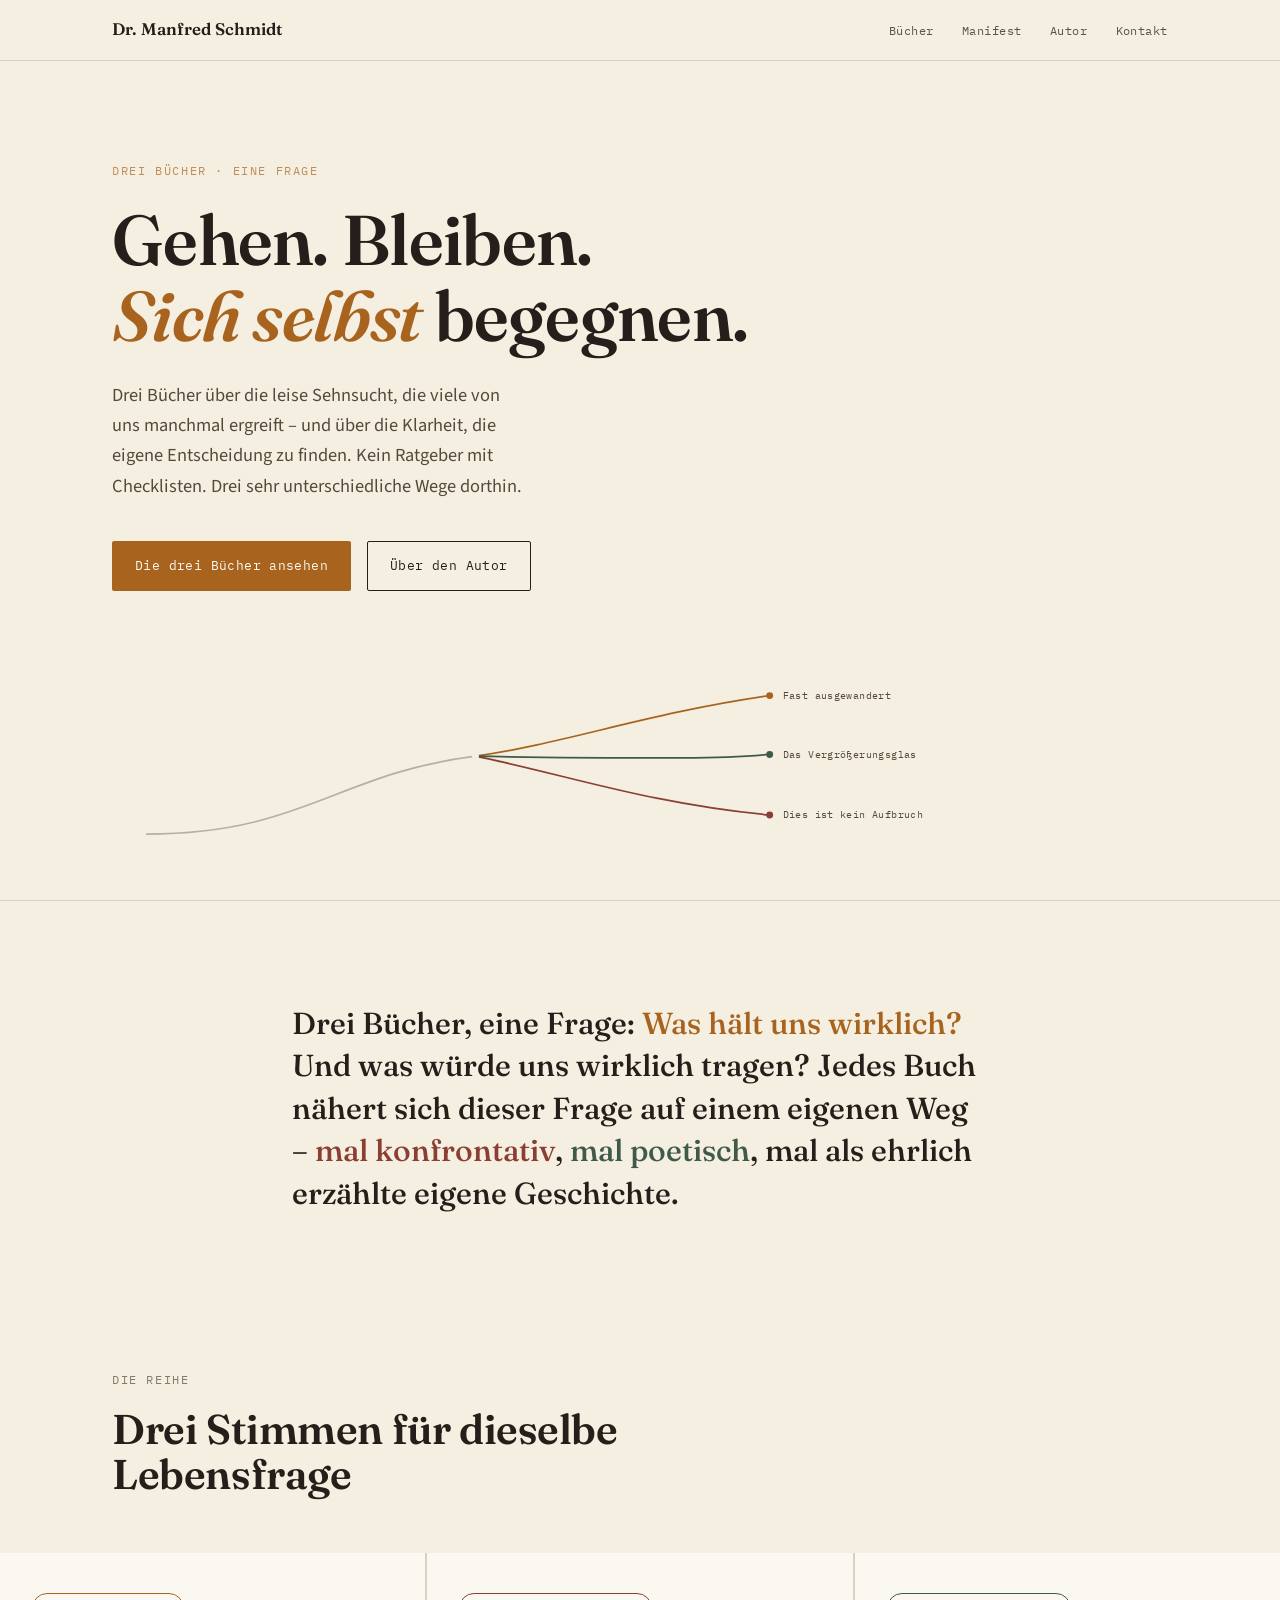
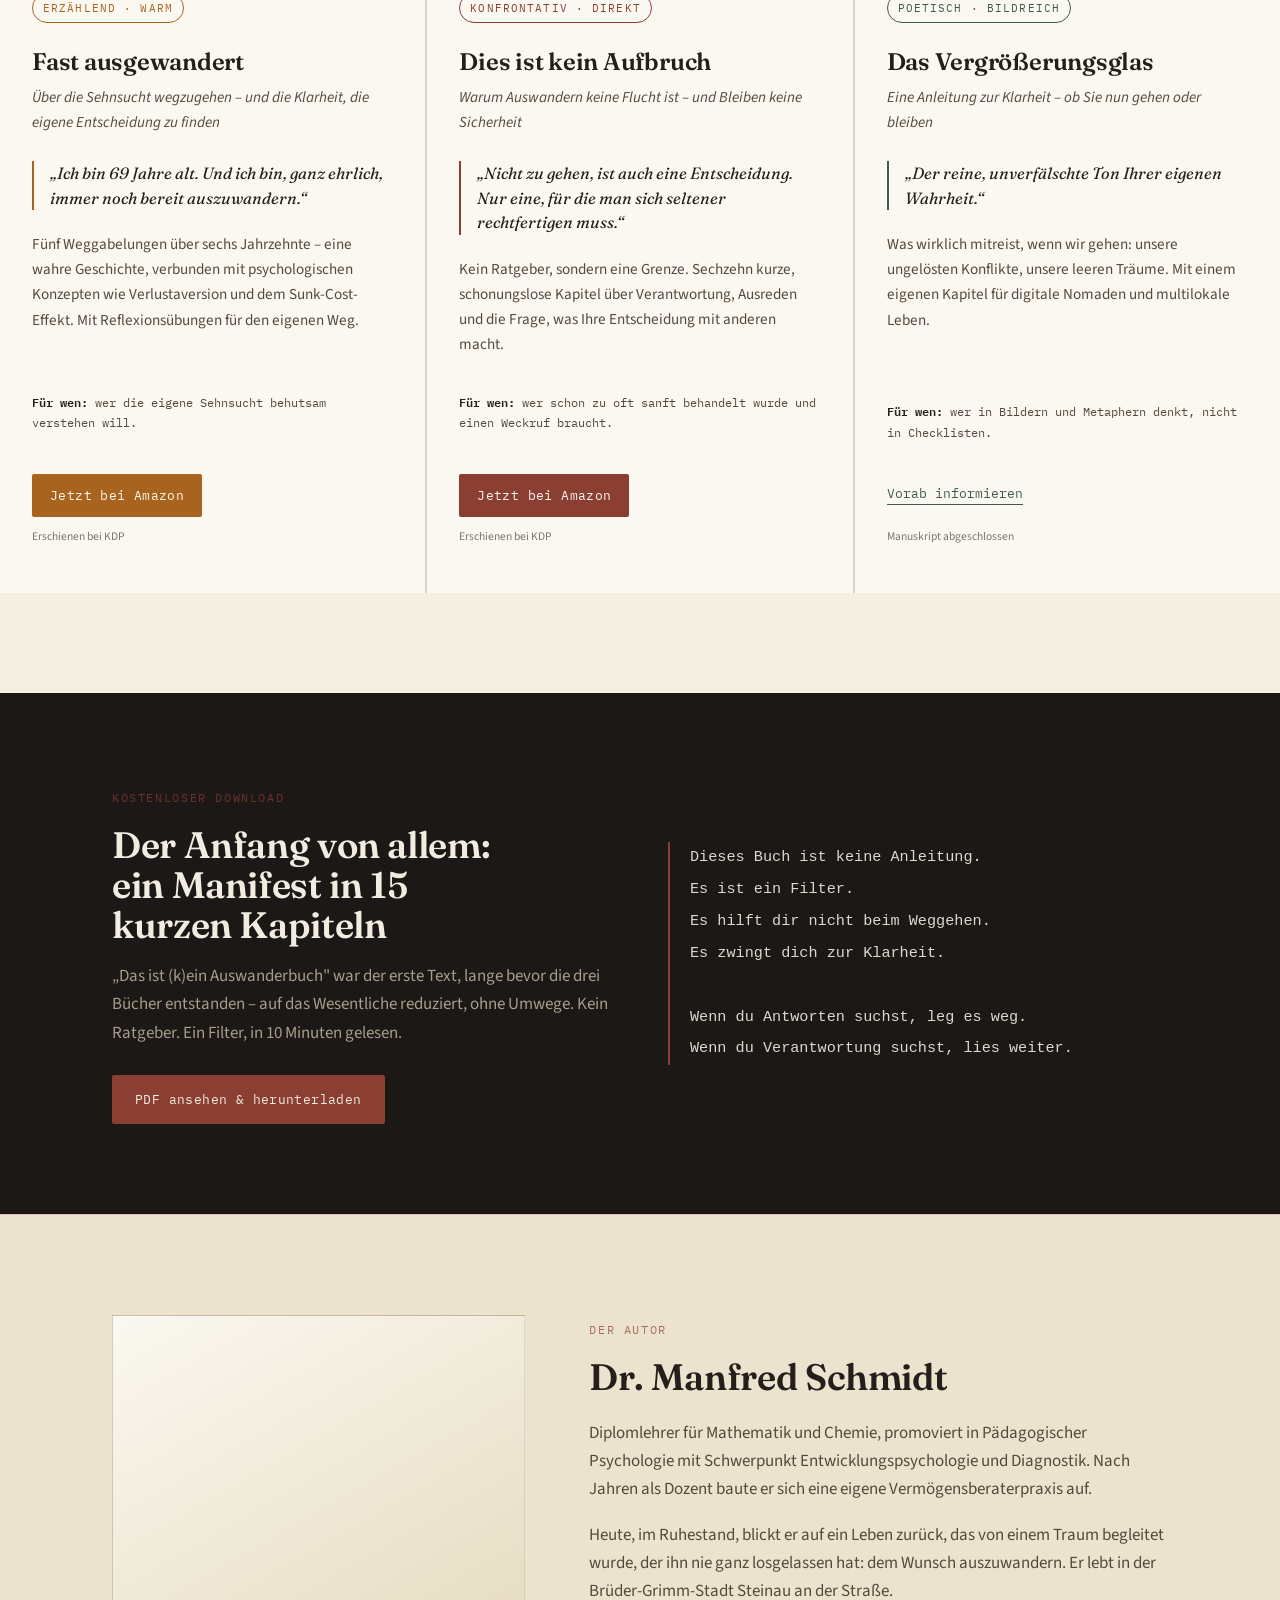
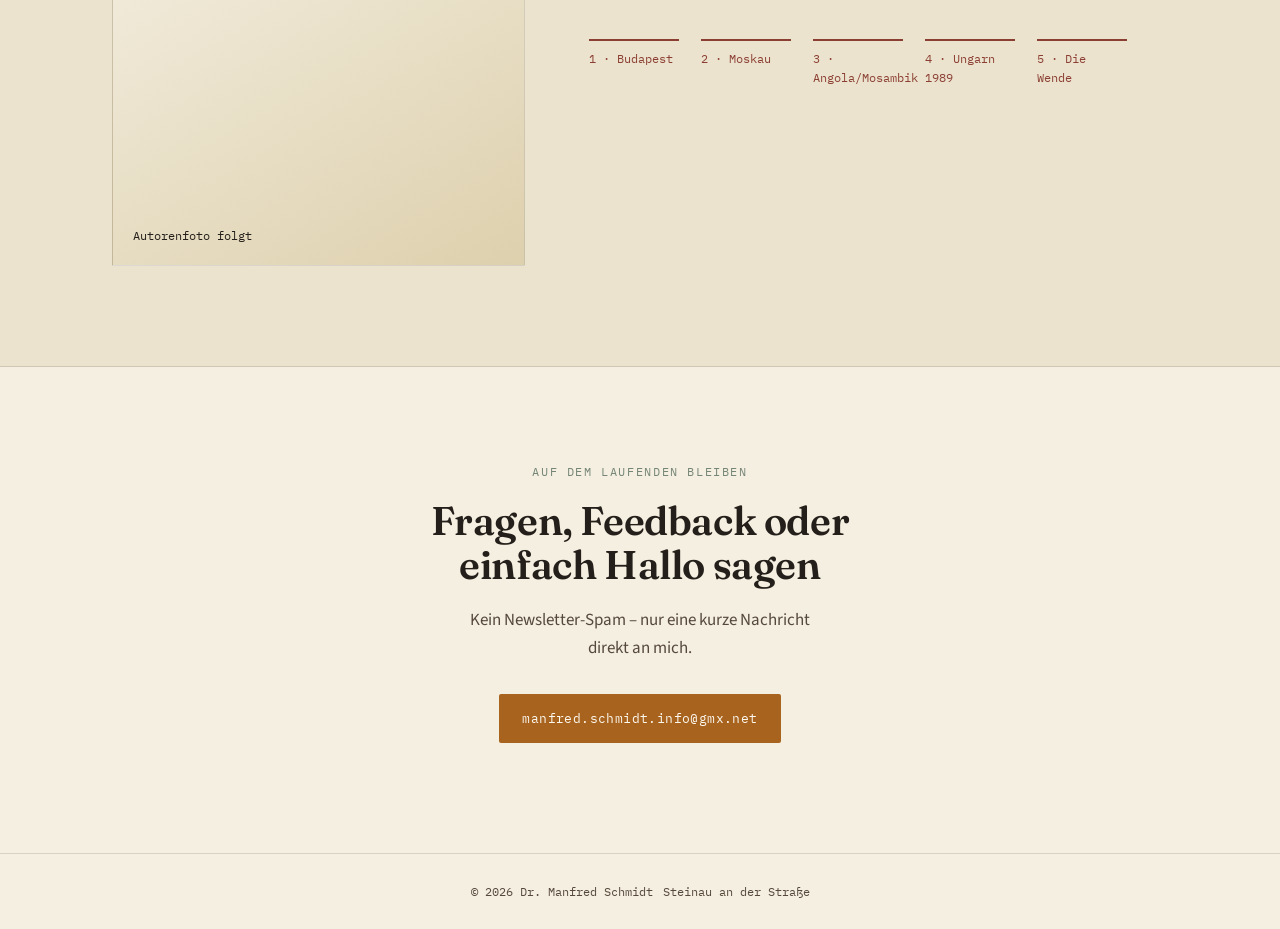
<file: index (9).html>
<!DOCTYPE html>
<html lang="de">
<head>
<meta charset="UTF-8">
<meta name="viewport" content="width=device-width, initial-scale=1.0">
<title>Dr. Manfred Schmidt — Gehen. Bleiben. Sich selbst begegnen.</title>
<meta name="description" content="Drei Bücher von Dr. Manfred Schmidt über die Sehnsucht wegzugehen und die Klarheit, die eigene Entscheidung zu finden.">
<link rel="preconnect" href="https://fonts.googleapis.com">
<link rel="preconnect" href="https://fonts.gstatic.com" crossorigin>
<link href="https://fonts.googleapis.com/css2?family=Fraunces:opsz,wght@9..144,400;9..144,500;9..144,600;9..144,700;9..144,900&family=IBM+Plex+Mono:wght@400;500&family=Source+Sans+3:wght@400;500;600&display=swap" rel="stylesheet">
<style>
  :root {
    --ink: #241f1a;
    --ink-soft: #55493c;
    --paper: #f5efe1;
    --paper-dim: #ece3cf;
    --card: #fbf8f1;
    --gold: #a8641f;
    --rust: #8b3f32;
    --sage: #3f5a4a;
    --mist: #6b6052;
    --line: rgba(36,31,26,0.14);
    --dark-bg: #1b1815;
    --dark-text: #f2ece0;
    --dark-mist: #a89c8a;
  }

  * { box-sizing: border-box; }
  html { scroll-behavior: smooth; }

  body {
    margin: 0;
    background: var(--paper);
    color: var(--ink);
    font-family: 'Source Sans 3', sans-serif;
    font-size: 17px;
    line-height: 1.65;
    -webkit-font-smoothing: antialiased;
  }

  h1, h2, h3, .display {
    font-family: 'Fraunces', serif;
    font-weight: 600;
    line-height: 1.08;
    margin: 0;
    letter-spacing: -0.01em;
  }

  .eyebrow {
    font-family: 'IBM Plex Mono', monospace;
    font-size: 0.72rem;
    letter-spacing: 0.14em;
    text-transform: uppercase;
    opacity: 0.7;
  }

  a { color: inherit; }

  .wrap {
    max-width: 1120px;
    margin: 0 auto;
    padding: 0 32px;
  }

  /* ---------- NAV ---------- */
  nav {
    position: sticky;
    top: 0;
    z-index: 50;
    background: rgba(245,239,225,0.88);
    backdrop-filter: blur(10px);
    border-bottom: 1px solid var(--line);
  }
  nav .wrap {
    display: flex;
    align-items: center;
    justify-content: space-between;
    padding-top: 16px;
    padding-bottom: 16px;
  }
  .brand {
    font-family: 'Fraunces', serif;
    font-weight: 600;
    font-size: 1.05rem;
  }
  .navlinks {
    display: flex;
    gap: 28px;
    font-family: 'IBM Plex Mono', monospace;
    font-size: 0.78rem;
    letter-spacing: 0.04em;
  }
  .navlinks a {
    text-decoration: none;
    opacity: 0.75;
    transition: opacity 0.2s;
  }
  .navlinks a:hover, .navlinks a:focus-visible { opacity: 1; }

  @media (max-width: 640px) {
    .navlinks { display: none; }
  }

  /* ---------- HERO ---------- */
  .hero {
    position: relative;
    padding: 100px 0 40px;
    overflow: hidden;
  }
  .hero .wrap {
    position: relative;
    z-index: 2;
  }
  .hero .eyebrow { color: var(--gold); margin-bottom: 22px; display: block; }
  .hero h1 {
    font-size: clamp(2.4rem, 6vw, 4.4rem);
    max-width: 15ch;
    color: var(--ink);
  }
  .hero h1 em {
    font-style: italic;
    color: var(--gold);
  }
  .hero p.lede {
    margin-top: 26px;
    max-width: 46ch;
    font-size: 1.15rem;
    color: var(--ink-soft);
  }
  .hero-cta {
    margin-top: 40px;
    display: flex;
    gap: 16px;
    flex-wrap: wrap;
  }
  .btn {
    font-family: 'IBM Plex Mono', monospace;
    font-size: 0.82rem;
    letter-spacing: 0.03em;
    text-decoration: none;
    padding: 13px 22px;
    border-radius: 2px;
    display: inline-block;
    border: 1px solid transparent;
    transition: transform 0.15s ease, opacity 0.15s ease;
  }
  .btn:hover { transform: translateY(-1px); }
  .btn-primary { background: var(--gold); color: #fdf9f1; }
  .btn-ghost { border-color: var(--ink); color: var(--ink); }

  .crossroads {
    margin-top: 70px;
    width: 100%;
    max-width: 900px;
  }
  .crossroads path {
    fill: none;
    stroke-width: 2;
    stroke-linecap: round;
  }
  .path-gold { stroke: var(--gold); }
  .path-rust { stroke: var(--rust); }
  .path-sage { stroke: var(--sage); }
  .crossroads .draw {
    stroke-dasharray: 900;
    stroke-dashoffset: 900;
    animation: draw 2.2s ease forwards;
  }
  .crossroads .draw.d2 { animation-delay: 0.25s; }
  .crossroads .draw.d3 { animation-delay: 0.5s; }
  @keyframes draw { to { stroke-dashoffset: 0; } }
  .crossroads circle { fill: var(--paper); }
  .crossroads text {
    font-family: 'IBM Plex Mono', monospace;
    font-size: 11px;
    fill: var(--ink-soft);
    letter-spacing: 0.04em;
  }
  @media (prefers-reduced-motion: reduce) {
    .crossroads .draw { animation: none; stroke-dashoffset: 0; }
  }

  /* ---------- LEITIDEE ---------- */
  .leitidee {
    padding: 70px 0 30px;
    border-top: 1px solid var(--line);
  }
  .leitidee .wrap { max-width: 760px; }
  .leitidee p.big {
    font-family: 'Fraunces', serif;
    font-weight: 500;
    font-size: clamp(1.4rem, 3vw, 1.9rem);
    line-height: 1.4;
    color: var(--ink);
  }
  .leitidee p.big .accent-gold { color: var(--gold); }
  .leitidee p.big .accent-rust { color: var(--rust); }
  .leitidee p.big .accent-sage { color: var(--sage); }

  /* ---------- BOOKS ---------- */
  .books { padding: 90px 0 40px; }
  .books > .wrap > .eyebrow { color: var(--ink-soft); }
  .books h2 {
    margin-top: 14px;
    font-size: clamp(1.9rem, 4vw, 2.6rem);
    max-width: 20ch;
    color: var(--ink);
  }

  .book-grid {
    margin-top: 56px;
    display: grid;
    grid-template-columns: repeat(3, 1fr);
    gap: 2px;
    background: var(--line);
  }
  @media (max-width: 900px) {
    .book-grid { grid-template-columns: 1fr; }
  }

  .book-card {
    background: var(--card);
    padding: 40px 32px 36px;
    display: flex;
    flex-direction: column;
    min-height: 560px;
  }
  .book-card .tag {
    font-family: 'IBM Plex Mono', monospace;
    font-size: 0.7rem;
    letter-spacing: 0.1em;
    text-transform: uppercase;
    padding: 5px 10px;
    border-radius: 20px;
    width: fit-content;
    border: 1px solid;
  }
  .book-card.gold .tag { color: var(--gold); border-color: var(--gold); }
  .book-card.rust .tag { color: var(--rust); border-color: var(--rust); }
  .book-card.sage .tag { color: var(--sage); border-color: var(--sage); }

  .book-card h3 {
    margin-top: 24px;
    font-size: 1.5rem;
    line-height: 1.25;
    color: var(--ink);
  }
  .book-card .subtitle {
    margin-top: 8px;
    font-style: italic;
    color: var(--ink-soft);
    font-size: 0.95rem;
  }
  .book-card blockquote {
    margin: 26px 0 0;
    padding-left: 16px;
    border-left: 2px solid;
    font-family: 'Fraunces', serif;
    font-style: italic;
    font-size: 1.02rem;
    line-height: 1.5;
    color: var(--ink);
  }
  .book-card.gold blockquote { border-color: var(--gold); }
  .book-card.rust blockquote { border-color: var(--rust); }
  .book-card.sage blockquote { border-color: var(--sage); }

  .book-card .desc {
    margin-top: 22px;
    color: var(--ink-soft);
    font-size: 0.95rem;
    flex-grow: 1;
  }
  .book-card .fuer-wen {
    margin-top: 20px;
    font-family: 'IBM Plex Mono', monospace;
    font-size: 0.76rem;
    color: var(--ink-soft);
  }
  .book-card .fuer-wen strong { color: var(--ink); font-weight: 600; }

  .book-card .cta {
    margin-top: 28px;
    font-family: 'IBM Plex Mono', monospace;
    font-size: 0.8rem;
  }
  .book-card.gold .cta a { color: var(--gold); }
  .book-card.rust .cta a { color: var(--rust); }
  .book-card.sage .cta a { color: var(--sage); }
  .book-card .cta a { text-decoration: none; border-bottom: 1px solid currentColor; padding-bottom: 2px; }
  .book-card .status {
    margin-top: 10px;
    font-size: 0.72rem;
    color: var(--ink-soft);
    opacity: 0.75;
  }
  .book-card .buy-btn {
    margin-top: 28px;
    display: inline-block;
    text-decoration: none;
    font-family: 'IBM Plex Mono', monospace;
    font-size: 0.8rem;
    letter-spacing: 0.03em;
    padding: 11px 18px;
    border-radius: 2px;
    color: #fdf9f1;
    width: fit-content;
  }
  .book-card.gold .buy-btn { background: var(--gold); }
  .book-card.rust .buy-btn { background: var(--rust); }
  .book-card.sage .buy-btn { background: var(--sage); }

  /* ---------- MANIFEST ---------- */
  .manifest {
    background: var(--dark-bg);
    color: var(--dark-text);
    padding: 90px 0;
    margin-top: 60px;
  }
  .manifest .wrap {
    display: grid;
    grid-template-columns: 1fr 1fr;
    gap: 56px;
    align-items: center;
  }
  @media (max-width: 800px) {
    .manifest .wrap { grid-template-columns: 1fr; }
  }
  .manifest .eyebrow { color: var(--rust); }
  .manifest h2 {
    margin-top: 14px;
    font-size: clamp(1.7rem, 3.4vw, 2.3rem);
    color: var(--dark-text);
    max-width: 16ch;
  }
  .manifest p.desc { margin-top: 18px; color: var(--dark-mist); }
  .manifest .btn-primary { background: var(--rust); color: var(--dark-text); }
  .manifest .btn-ghost { border-color: var(--dark-mist); color: var(--dark-text); }
  .manifest .hero-cta { margin-top: 28px; }

  .manifest-quote {
    font-family: 'Courier New', monospace;
    font-size: 0.95rem;
    line-height: 2.1;
    border-left: 2px solid var(--rust);
    padding-left: 20px;
    color: var(--dark-text);
  }
  .manifest-quote span { display: block; opacity: 0.9; }

  /* ---------- AUTHOR ---------- */
  .author {
    background: var(--paper-dim);
    color: var(--ink);
    padding: 100px 0;
    border-top: 1px solid var(--line);
    border-bottom: 1px solid var(--line);
  }
  .author .wrap {
    display: grid;
    grid-template-columns: 1fr 1.4fr;
    gap: 64px;
    align-items: start;
  }
  @media (max-width: 800px) {
    .author .wrap { grid-template-columns: 1fr; gap: 36px; }
  }
  .author .eyebrow { color: var(--rust); }
  .author h2 {
    margin-top: 14px;
    font-size: clamp(1.8rem, 3.4vw, 2.3rem);
    color: var(--ink);
  }
  .author-portrait {
    width: 100%;
    aspect-ratio: 3/4;
    background: linear-gradient(150deg, var(--card), #ddd0ad);
    border: 1px solid var(--line);
    display: flex;
    align-items: flex-end;
    padding: 20px;
    font-family: 'IBM Plex Mono', monospace;
    font-size: 0.72rem;
    color: var(--ink);
    opacity: 0.55;
  }
  .author-bio p { margin: 0 0 18px; color: var(--ink-soft); }
  .author-bio p:last-child { margin-bottom: 0; }

  .weggabelungen {
    margin-top: 34px;
    display: flex;
    gap: 22px;
    flex-wrap: wrap;
  }
  .weggabelung {
    font-family: 'IBM Plex Mono', monospace;
    font-size: 0.72rem;
    color: var(--rust);
    border-top: 2px solid var(--rust);
    padding-top: 8px;
    width: 90px;
  }

  /* ---------- CONTACT ---------- */
  .contact {
    padding: 90px 0 110px;
    text-align: center;
  }
  .contact .eyebrow { color: var(--sage); }
  .contact h2 {
    margin-top: 14px;
    font-size: clamp(1.8rem, 4vw, 2.5rem);
    max-width: 20ch;
    margin-left: auto;
    margin-right: auto;
    color: var(--ink);
  }
  .contact p {
    margin: 20px auto 0;
    max-width: 44ch;
    color: var(--ink-soft);
  }
  .contact .btn { margin-top: 32px; }

  footer {
    border-top: 1px solid var(--line);
    padding: 28px 0;
    font-family: 'IBM Plex Mono', monospace;
    font-size: 0.72rem;
    color: var(--ink-soft);
    display: flex;
    justify-content: space-between;
    flex-wrap: wrap;
    gap: 10px;
  }

  .reveal {
    opacity: 0;
    transform: translateY(18px);
    transition: opacity 0.7s ease, transform 0.7s ease;
  }
  .reveal.in { opacity: 1; transform: translateY(0); }
</style>
</head>
<body>

<nav>
  <div class="wrap">
    <div class="brand">Dr. Manfred Schmidt</div>
    <div class="navlinks">
      <a href="#buecher">Bücher</a>
      <a href="#manifest">Manifest</a>
      <a href="#autor">Autor</a>
      <a href="#kontakt">Kontakt</a>
    </div>
  </div>
</nav>

<header class="hero">
  <div class="wrap">
    <span class="eyebrow">Drei Bücher · eine Frage</span>
    <h1>Gehen. Bleiben.<br><em>Sich selbst</em> begegnen.</h1>
    <p class="lede">Drei Bücher über die leise Sehnsucht, die viele von uns manchmal ergreift – und über die Klarheit, die eigene Entscheidung zu finden. Kein Ratgeber mit Checklisten. Drei sehr unterschiedliche Wege dorthin.</p>
    <div class="hero-cta">
      <a href="#buecher" class="btn btn-primary">Die drei Bücher ansehen</a>
      <a href="#autor" class="btn btn-ghost">Über den Autor</a>
    </div>

    <svg class="crossroads" viewBox="0 0 1040 220" aria-hidden="true">
      <path class="draw" d="M 40 200 C 220 200, 260 130, 420 110" stroke="rgba(36,31,26,0.3)"/>
      <path class="draw d1 path-gold" d="M 420 110 C 520 96, 620 60, 760 40"/>
      <path class="draw d2 path-rust" d="M 420 110 C 520 130, 620 165, 760 178"/>
      <path class="draw d3 path-sage" d="M 420 110 C 500 112, 580 112, 660 112 C 710 112, 740 110, 760 108"/>
      <circle cx="420" cy="110" r="4" fill="var(--ink)"/>
      <circle cx="760" cy="40" r="4" style="fill:var(--gold)"/>
      <circle cx="760" cy="178" r="4" style="fill:var(--rust)"/>
      <circle cx="760" cy="108" r="4" style="fill:var(--sage)"/>
      <text x="775" y="44">Fast ausgewandert</text>
      <text x="775" y="182">Dies ist kein Aufbruch</text>
      <text x="775" y="112">Das Vergrößerungsglas</text>
    </svg>
  </div>
</header>

<section class="leitidee">
  <div class="wrap reveal">
    <p class="big">Drei Bücher, eine Frage: <span class="accent-gold">Was hält uns wirklich?</span> Und was würde uns wirklich tragen? Jedes Buch nähert sich dieser Frage auf einem eigenen Weg – <span class="accent-rust">mal konfrontativ</span>, <span class="accent-sage">mal poetisch</span>, mal als ehrlich erzählte eigene Geschichte.</p>
  </div>
</section>

<section class="books" id="buecher">
  <div class="wrap">
    <span class="eyebrow">Die Reihe</span>
    <h2 class="reveal">Drei Stimmen für dieselbe Lebensfrage</h2>
  </div>

  <div class="book-grid reveal">
    <article class="book-card gold">
      <span class="tag">Erzählend · warm</span>
      <h3>Fast ausgewandert</h3>
      <div class="subtitle">Über die Sehnsucht wegzugehen – und die Klarheit, die eigene Entscheidung zu finden</div>
      <blockquote>„Ich bin 69 Jahre alt. Und ich bin, ganz ehrlich, immer noch bereit auszuwandern.“</blockquote>
      <p class="desc">Fünf Weggabelungen über sechs Jahrzehnte – eine wahre Geschichte, verbunden mit psychologischen Konzepten wie Verlustaversion und dem Sunk-Cost-Effekt. Mit Reflexionsübungen für den eigenen Weg.</p>
      <p class="fuer-wen"><strong>Für wen:</strong> wer die eigene Sehnsucht behutsam verstehen will.</p>
      <a class="buy-btn" href="https://www.amazon.de/dp/B0HGH9VHD4" target="_blank" rel="noopener">Jetzt bei Amazon</a>
      <p class="status">Erschienen bei KDP</p>
    </article>

    <article class="book-card rust">
      <span class="tag">Konfrontativ · direkt</span>
      <h3>Dies ist kein Aufbruch</h3>
      <div class="subtitle">Warum Auswandern keine Flucht ist – und Bleiben keine Sicherheit</div>
      <blockquote>„Nicht zu gehen, ist auch eine Entscheidung. Nur eine, für die man sich seltener rechtfertigen muss.“</blockquote>
      <p class="desc">Kein Ratgeber, sondern eine Grenze. Sechzehn kurze, schonungslose Kapitel über Verantwortung, Ausreden und die Frage, was Ihre Entscheidung mit anderen macht.</p>
      <p class="fuer-wen"><strong>Für wen:</strong> wer schon zu oft sanft behandelt wurde und einen Weckruf braucht.</p>
      <a class="buy-btn" href="https://www.amazon.de/dp/B0HGM8XXXG" target="_blank" rel="noopener">Jetzt bei Amazon</a>
      <p class="status">Erschienen bei KDP</p>
    </article>

    <article class="book-card sage">
      <span class="tag">Poetisch · bildreich</span>
      <h3>Das Vergrößerungsglas</h3>
      <div class="subtitle">Eine Anleitung zur Klarheit – ob Sie nun gehen oder bleiben</div>
      <blockquote>„Der reine, unverfälschte Ton Ihrer eigenen Wahrheit.“</blockquote>
      <p class="desc">Was wirklich mitreist, wenn wir gehen: unsere ungelösten Konflikte, unsere leeren Träume. Mit einem eigenen Kapitel für digitale Nomaden und multilokale Leben.</p>
      <p class="fuer-wen"><strong>Für wen:</strong> wer in Bildern und Metaphern denkt, nicht in Checklisten.</p>
      <p class="cta"><a href="#kontakt">Vorab informieren</a></p>
      <p class="status">Manuskript abgeschlossen</p>
    </article>
  </div>
</section>

<section class="manifest" id="manifest">
  <div class="wrap">
    <div class="reveal">
      <span class="eyebrow">Kostenloser Download</span>
      <h2>Der Anfang von allem: ein Manifest in 15 kurzen Kapiteln</h2>
      <p class="desc">„Das ist (k)ein Auswanderbuch" war der erste Text, lange bevor die drei Bücher entstanden – auf das Wesentliche reduziert, ohne Umwege. Kein Ratgeber. Ein Filter, in 10 Minuten gelesen.</p>
      <div class="hero-cta">
        <a class="btn btn-primary" href="Manifest - Das ist (k)ein Auswanderbuch (hell)_1.pdf" target="_blank" rel="noopener">PDF ansehen &amp; herunterladen</a>
      </div>
    </div>
    <div class="manifest-quote reveal">
      <span>Dieses Buch ist keine Anleitung.</span>
      <span>Es ist ein Filter.</span>
      <span>Es hilft dir nicht beim Weggehen.</span>
      <span>Es zwingt dich zur Klarheit.</span>
      <span>&nbsp;</span>
      <span>Wenn du Antworten suchst, leg es weg.</span>
      <span>Wenn du Verantwortung suchst, lies weiter.</span>
    </div>
  </div>
</section>

<section class="author" id="autor">
  <div class="wrap">
    <div class="author-portrait reveal">Autorenfoto folgt</div>
    <div class="reveal">
      <span class="eyebrow">Der Autor</span>
      <h2>Dr. Manfred Schmidt</h2>
      <div class="author-bio" style="margin-top:22px;">
        <p>Diplomlehrer für Mathematik und Chemie, promoviert in Pädagogischer Psychologie mit Schwerpunkt Entwicklungspsychologie und Diagnostik. Nach Jahren als Dozent baute er sich eine eigene Vermögensberaterpraxis auf.</p>
        <p>Heute, im Ruhestand, blickt er auf ein Leben zurück, das von einem Traum begleitet wurde, der ihn nie ganz losgelassen hat: dem Wunsch auszuwandern. Er lebt in der Brüder-Grimm-Stadt Steinau an der Straße.</p>
      </div>
      <div class="weggabelungen">
        <div class="weggabelung">1 · Budapest</div>
        <div class="weggabelung">2 · Moskau</div>
        <div class="weggabelung">3 · Angola/Mosambik</div>
        <div class="weggabelung">4 · Ungarn 1989</div>
        <div class="weggabelung">5 · Die Wende</div>
      </div>
    </div>
  </div>
</section>

<section class="contact" id="kontakt">
  <div class="wrap reveal">
    <span class="eyebrow">Auf dem Laufenden bleiben</span>
    <h2>Fragen, Feedback oder einfach Hallo sagen</h2>
    <p>Kein Newsletter-Spam – nur eine kurze Nachricht direkt an mich.</p>
    <a class="btn btn-primary" href="mailto:manfred.schmidt.info@gmx.net?subject=Bitte%20informieren%2C%20wenn%20das%20Buch%20erscheint">manfred.schmidt.info@gmx.net</a>
  </div>
</section>

<footer>
  <div class="wrap" style="display:flex; justify-content:space-between; flex-wrap:wrap; gap:10px;">
    <span>© 2026 Dr. Manfred Schmidt</span>
    <span>Steinau an der Straße</span>
  </div>
</footer>

<script>
  const io = new IntersectionObserver((entries) => {
    entries.forEach(e => { if (e.isIntersecting) e.target.classList.add('in'); });
  }, { threshold: 0.15 });
  document.querySelectorAll('.reveal').forEach(el => io.observe(el));
</script>

</body>
</html>
</file>
